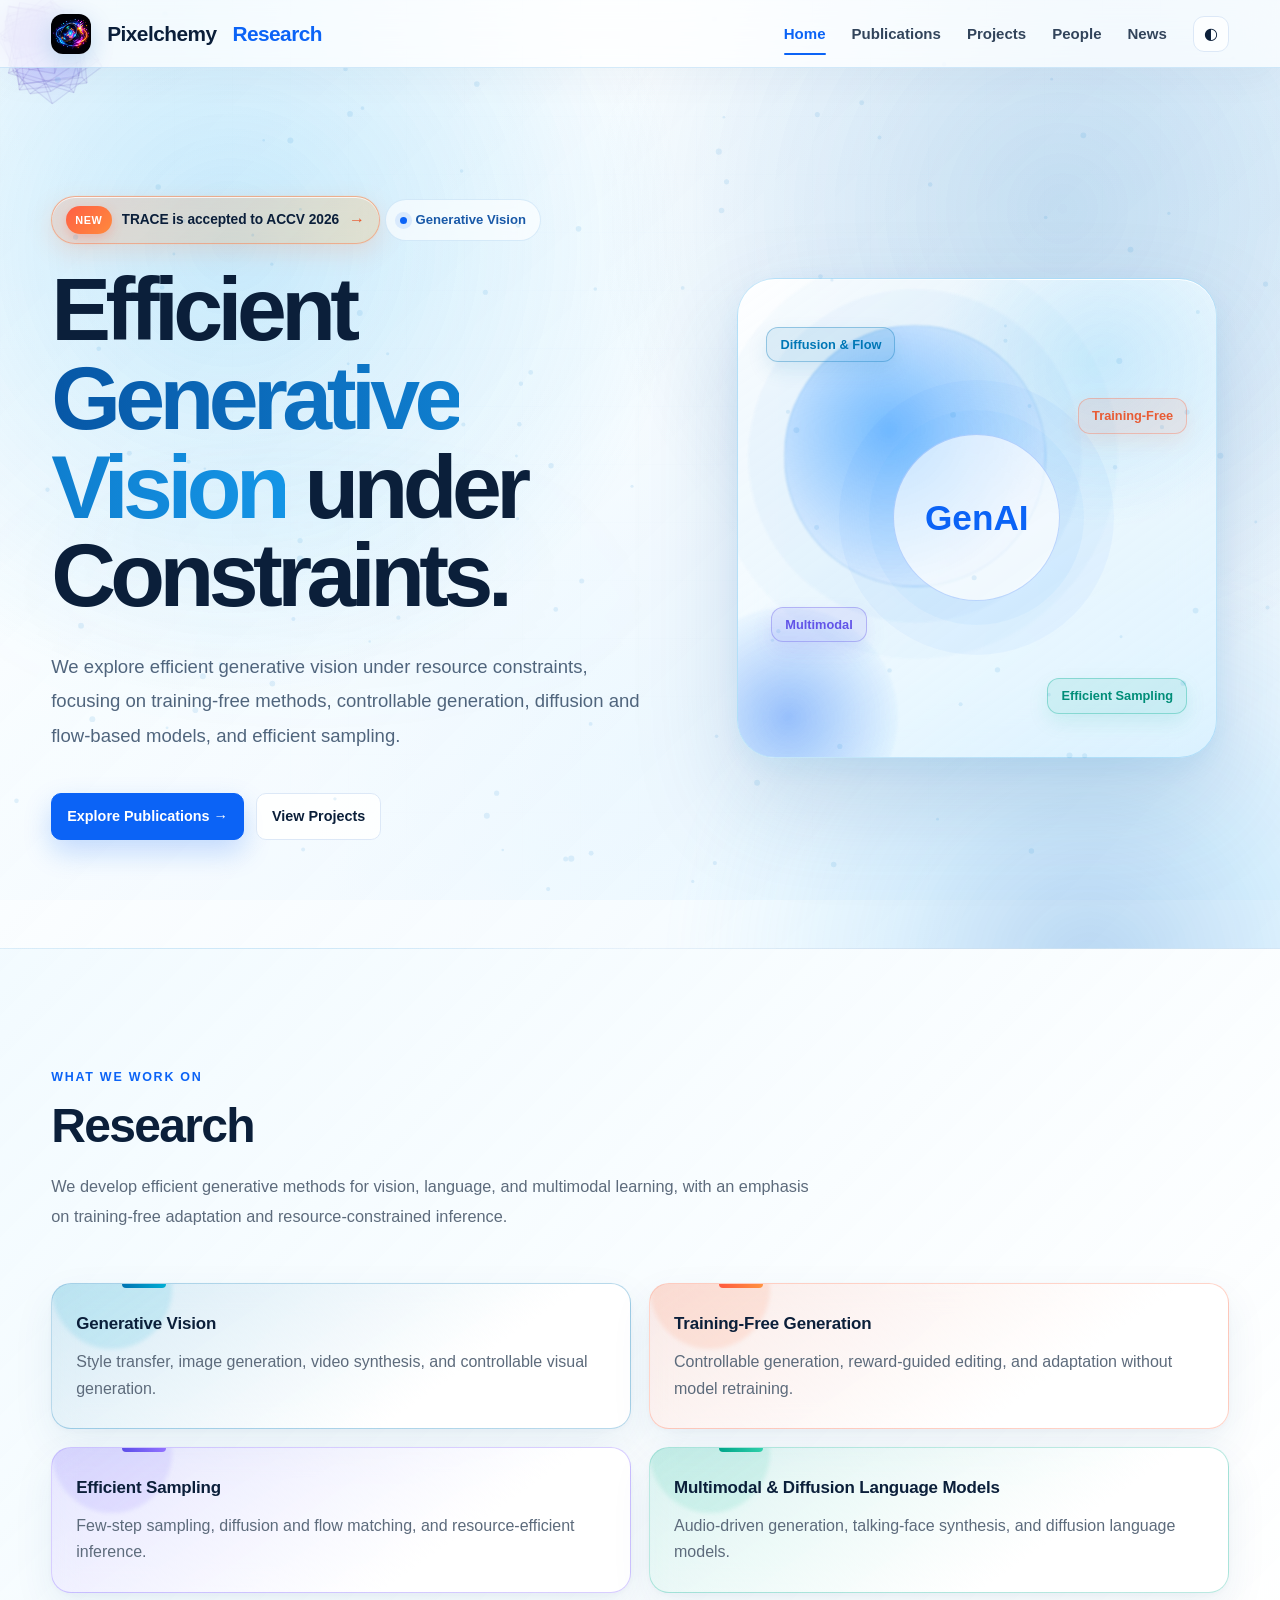
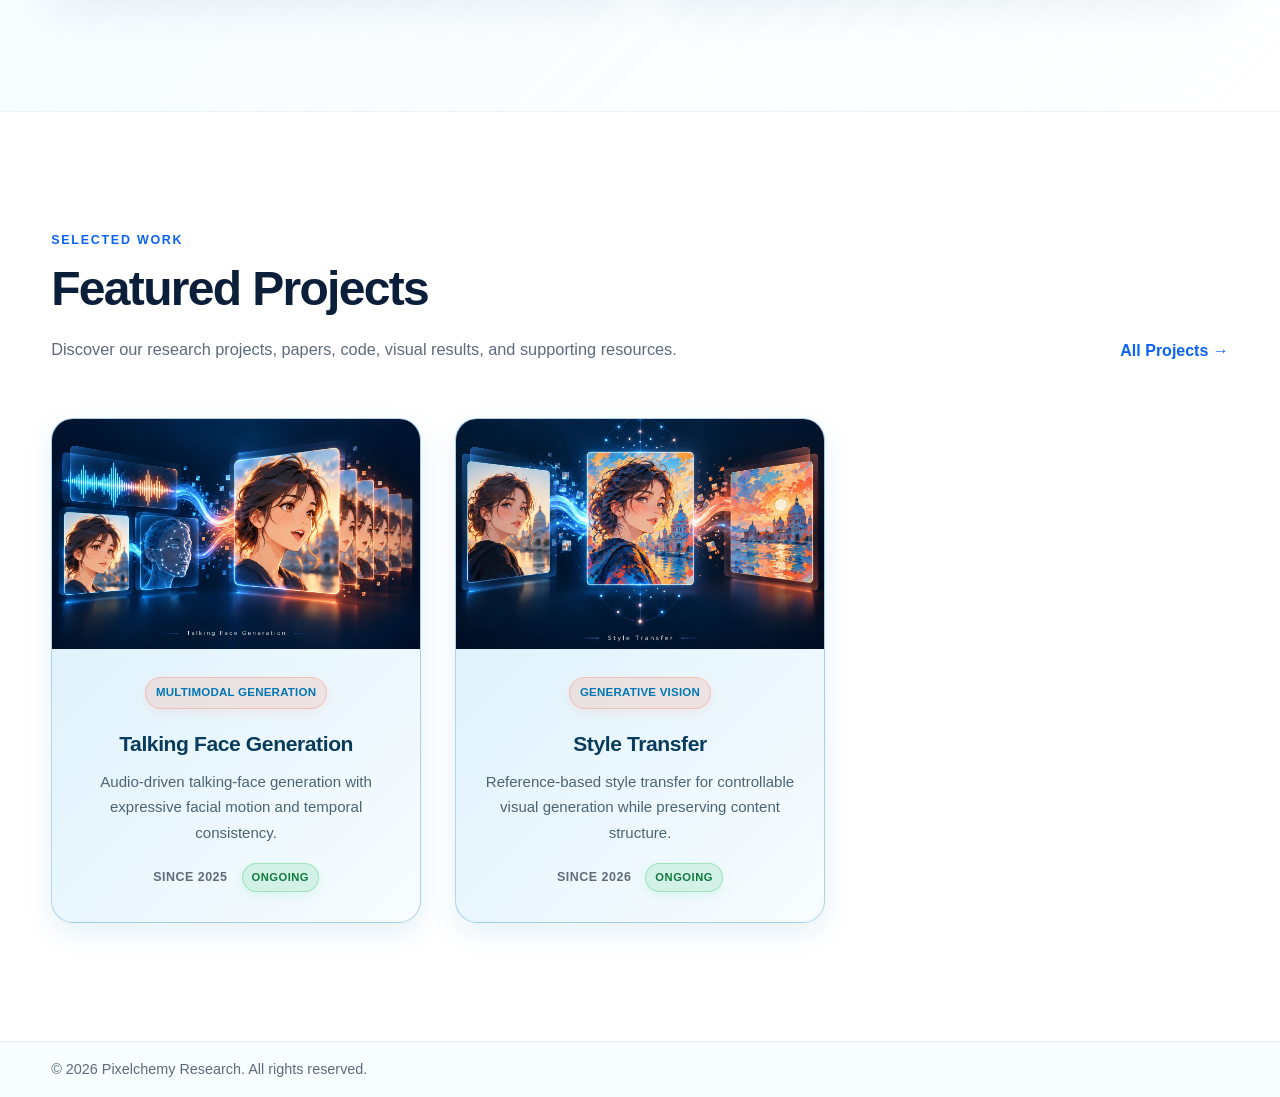
<file: index.html>
<!doctype html>
<html lang="en">

<head>
  <meta charset="utf-8">
  <meta name="viewport" content="width=device-width,initial-scale=1">
  <meta name="description"
    content="Pixelchemy Research — Generative AI, Computer Vision, Diffusion, Flow Matching and Mathematical AI.">
  <title>Pixelchemy Research</title>
  <link rel="icon" type="image/x-icon" href="assets/images/logo/favicon.webp">
  <script id="gv-theme-bootstrap">
    (function () {
      try {
        var saved = localStorage.getItem('theme');
        if (saved === 'dark' || saved === 'light') document.documentElement.dataset.theme = saved;
      } catch (e) { }
    })();
  </script>
  <style id="gv-critical-bg">
    html,
    body {
      margin: 0;
      background: #eef9ff;
    }

    html[data-theme="dark"],
    html[data-theme="dark"] body {
      background: #07131f;
    }
  </style>
  <link rel="stylesheet" href="assets/css/style.css">
</head>

<body>
  <nav class="navbar">
    <div class="container nav-inner">
      <a class="logo" href="index.html"> <img src="assets/images/logo/logo.webp" alt="Pixelchemy Research"
          class="logo-image"> Pixelchemy<span>Research</span></a>
      <div class="nav-links">
        <a href="index.html">Home</a>
        <a href="publications.html">Publications</a>
        <a href="projects.html">Projects</a>
        <a href="people.html">People</a>
        <a href="news.html">News</a>
        <button id="theme-toggle" class="theme-toggle" aria-label="Toggle theme">◐</button>
      </div>
    </div>
  </nav>

  <section class="hero">
    <canvas id="hero-network" class="hero-network" aria-hidden="true"></canvas>
    <div class="hero-glow" aria-hidden="true"></div>
    <div class="container hero-grid">
      <div class="hero-copy">
        <a id="hero-announcement" class="hero-announcement" href="news.html" hidden>
          <span class="announcement-label">NEW</span>
          <span class="announcement-title">Latest research update</span>
          <span class="announcement-arrow" aria-hidden="true">→</span>
        </a>
        <div class="hero-badge">Generative Vision</div>
        <h1>Efficient <span class="blue">Generative Vision</span> under Constraints.</h1>
        <p>We explore efficient generative vision under resource constraints, focusing on training-free methods, controllable generation, diffusion and flow-based models, and efficient sampling.</p>
        <div class="hero-actions">
          <a class="btn btn-primary" href="publications.html">Explore Publications →</a>
          <a class="btn" href="projects.html">View Projects</a>
        </div>
      </div>

      <div class="hero-visual" aria-hidden="true">
        <div class="hero-glass">
          <div class="hero-chip one">Diffusion & Flow</div>
          <div class="hero-chip two">Training-Free</div>
          <div class="hero-chip three">Multimodal</div>
          <div class="hero-chip four">Efficient Sampling</div>
          <div class="hero-mark">
            <div class="hero-mark-inner">GenAI</div>
          </div>
        </div>
      </div>
    </div>
  </section>

  <section class="section soft">
    <div class="container">

      <p class="section-kicker">What we work on</p>
      <h2 class="section-title">Research</h2>

      <p class="section-subtitle">
        We develop efficient generative methods for vision, language, and multimodal learning, with an emphasis on training-free adaptation and resource-constrained inference.
      </p>

      <div class="research-list">

        <div class="research-item">
          <h3>Generative Vision</h3>
          <p>
            Style transfer, image generation, video synthesis, and controllable visual generation.
          </p>
        </div>

        <div class="research-item">
          <h3>Training-Free Generation</h3>
          <p>
            Controllable generation, reward-guided editing, and adaptation without model retraining.
          </p>
        </div>

        <div class="research-item">
          <h3>Efficient Sampling</h3>
          <p>
            Few-step sampling, diffusion and flow matching, and resource-efficient inference.
          </p>
        </div>

        <div class="research-item">
          <h3>Multimodal & Diffusion Language Models</h3>
          <p>
            Audio-driven generation, talking-face synthesis, and diffusion language models.
          </p>
        </div>

      </div>

    </div>
  </section>

  <section class="section">
    <div class="container">
      <div class="section-head">
        <div>
          <p class="section-kicker">Selected work</p>
          <h2 class="section-title">Featured Projects</h2>
          <p class="section-subtitle">
            Discover our research projects, papers, code, visual results, and supporting resources.
          </p>
        </div>
        <a class="text-link" href="projects.html">All Projects →</a>
      </div>
      <div id="featured-projects" class="grid-3"></div>
    </div>
  </section>

  <footer>
    <div class="container">© 2026 Pixelchemy Research. All rights reserved.</div>
  </footer>
  <script src="assets/js/app.js"></script>
</body>

</html>
</file>
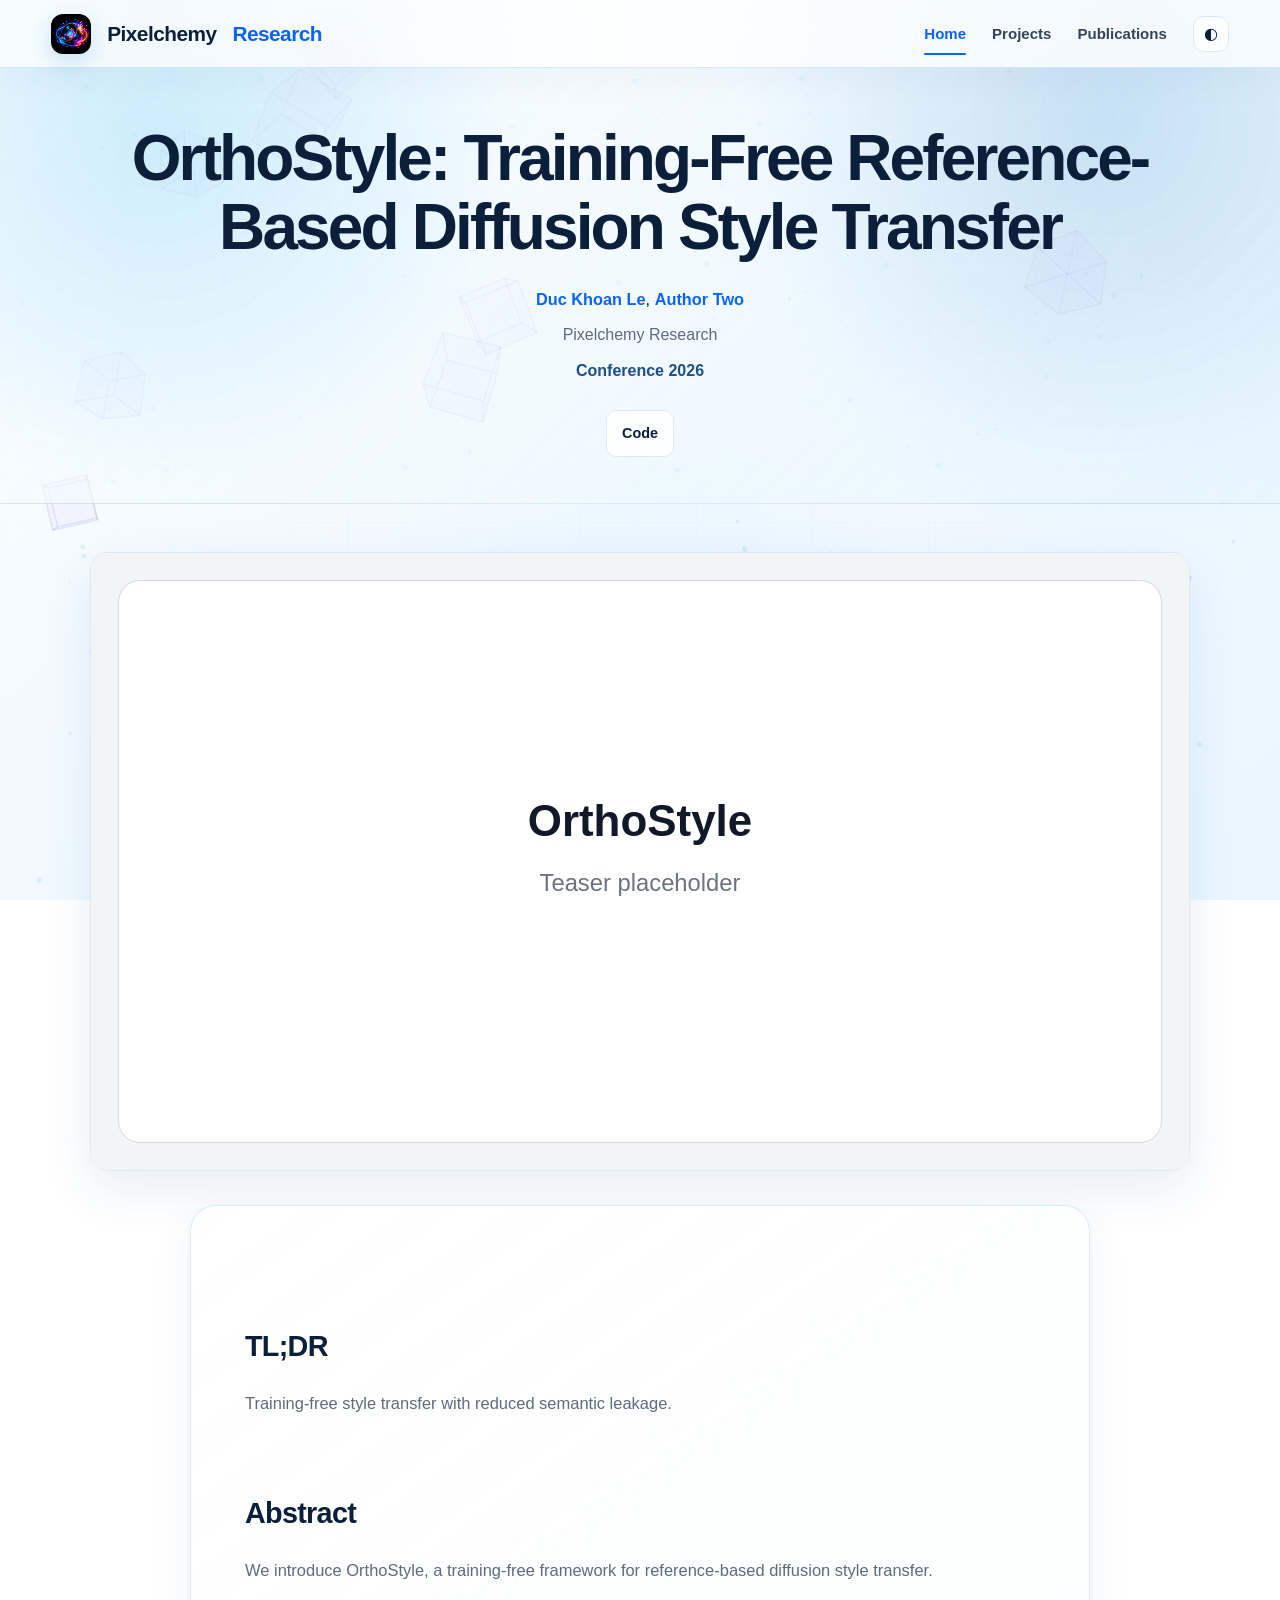
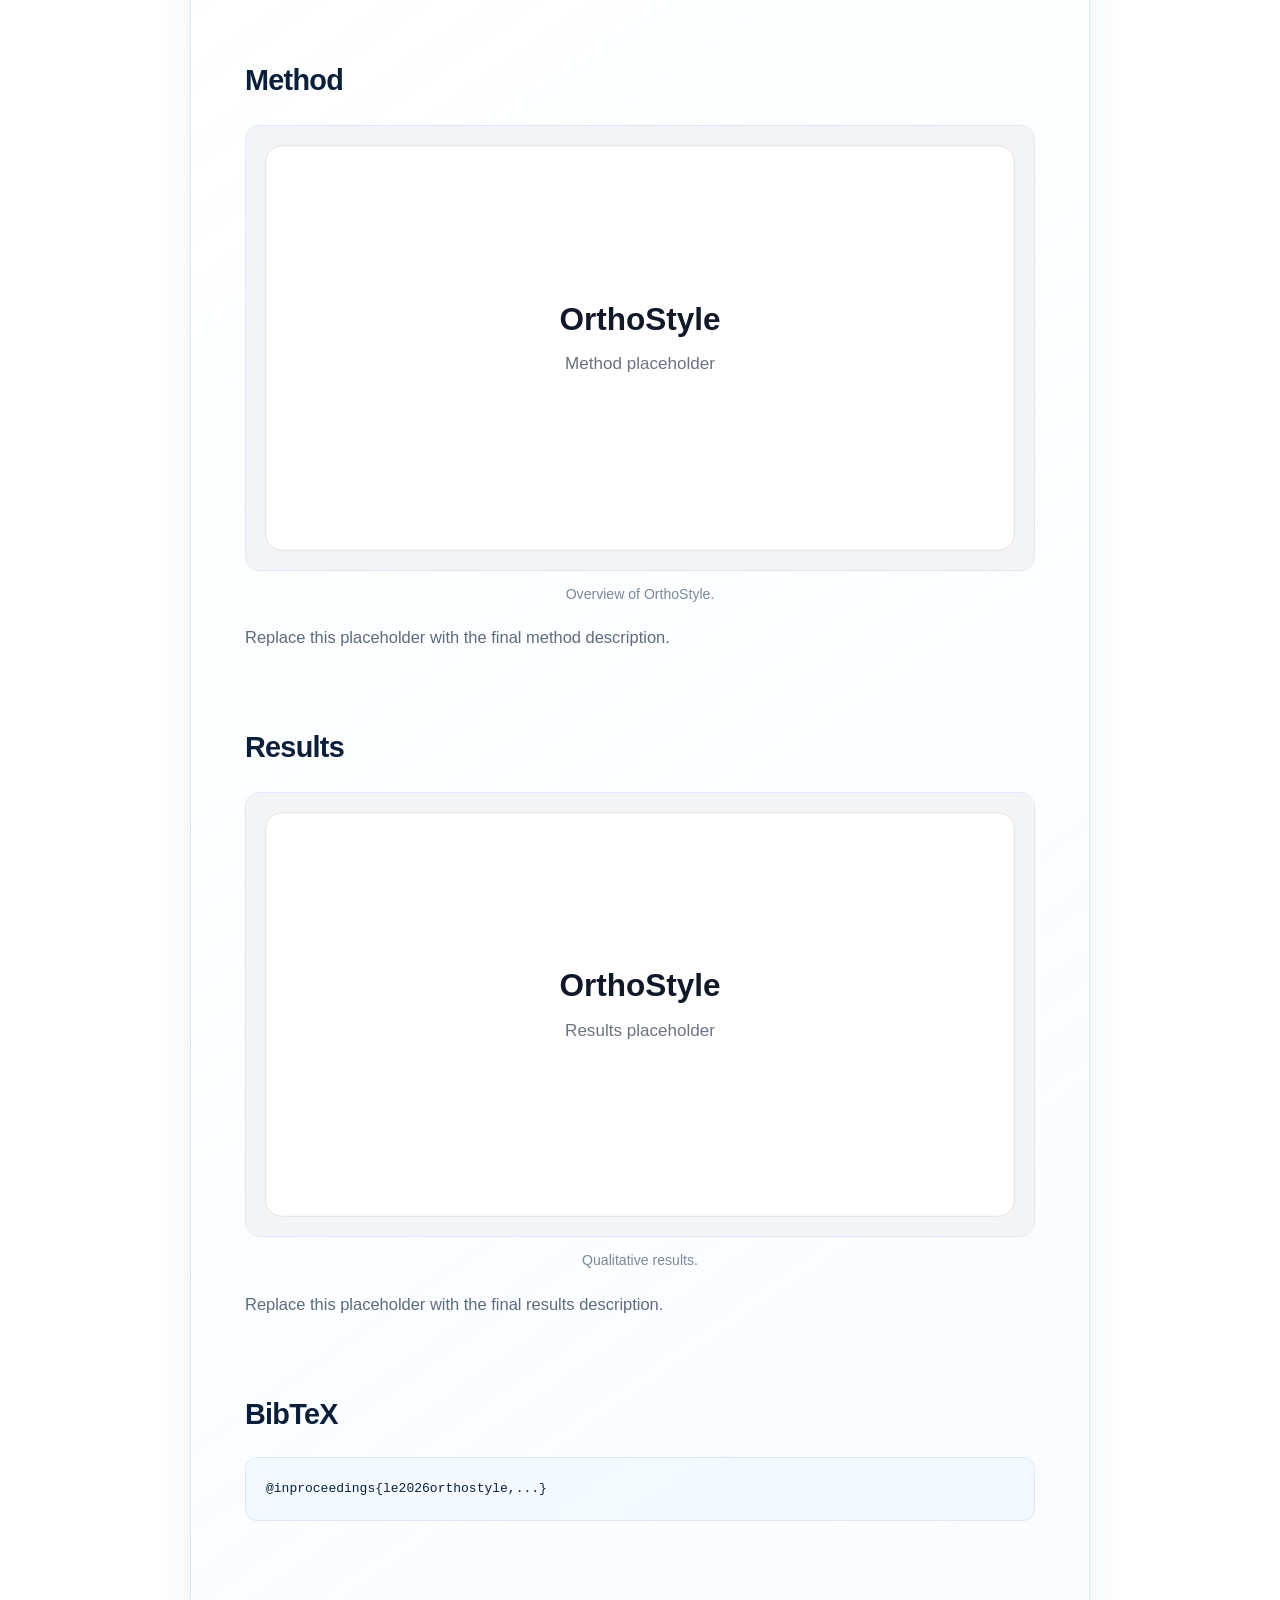
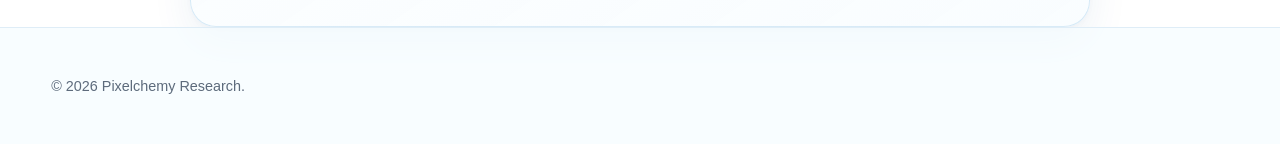
<file: projects/style-transfer/index.html>
<!doctype html>
<html lang="en">
<head>
  <meta charset="utf-8">
  <meta name="viewport" content="width=device-width,initial-scale=1">
  <title>Project | Pixelchemy Research</title>
  <script id="gv-theme-bootstrap">
    (function () {
      try {
        var saved = localStorage.getItem('theme');
        if (saved === 'dark' || saved === 'light') document.documentElement.dataset.theme = saved;
      } catch (e) {}
    })();
  </script>
  <style id="gv-critical-bg">
    html, body { margin: 0; background: #eef9ff; }
    html[data-theme="dark"], html[data-theme="dark"] body { background: #07131f; }
  </style>
  <link rel="stylesheet" href="../../assets/css/style.css">
</head>
<body class="project-page">
  <nav class="navbar">
    <div class="container nav-inner">
      <a class="logo" href="../../index.html">
        <img src="../../assets/images/logo/logo.webp" alt="Pixelchemy Research" class="logo-image">
        Pixelchemy<span>Research</span>
      </a>
      <div class="nav-links">
        <a href="../../index.html">Home</a>
        <a href="../../projects.html">Projects</a>
        <a href="../../publications.html">Publications</a>
        <button id="theme-toggle" class="theme-toggle" aria-label="Toggle theme">◐</button>
      </div>
    </div>
  </nav>

  <main class="project-main">
    <header class="project-header">
      <div class="container">
        <h1 id="project-title" class="project-title"></h1>
        <div id="project-authors" class="project-authors"></div>
        <div id="project-affiliation" class="project-affiliation"></div>
        <div id="project-venue" class="project-venue"></div>
        <div id="project-buttons" class="project-buttons"></div>
      </div>
    </header>

    <img id="project-teaser" class="teaser" alt="Project teaser">

    <div class="project-content">
      <h2>TL;DR</h2>
      <p id="project-tldr"></p>
      <h2>Abstract</h2>
      <p id="project-abstract"></p>
      <div id="project-sections"></div>
      <h2>BibTeX</h2>
      <pre><code id="project-bibtex"></code></pre>
    </div>
  </main>

  <footer>
    <div class="container">© 2026 Pixelchemy Research.</div>
  </footer>

  <script src="../../assets/js/app.js"></script>
</body>
</html>
</file>
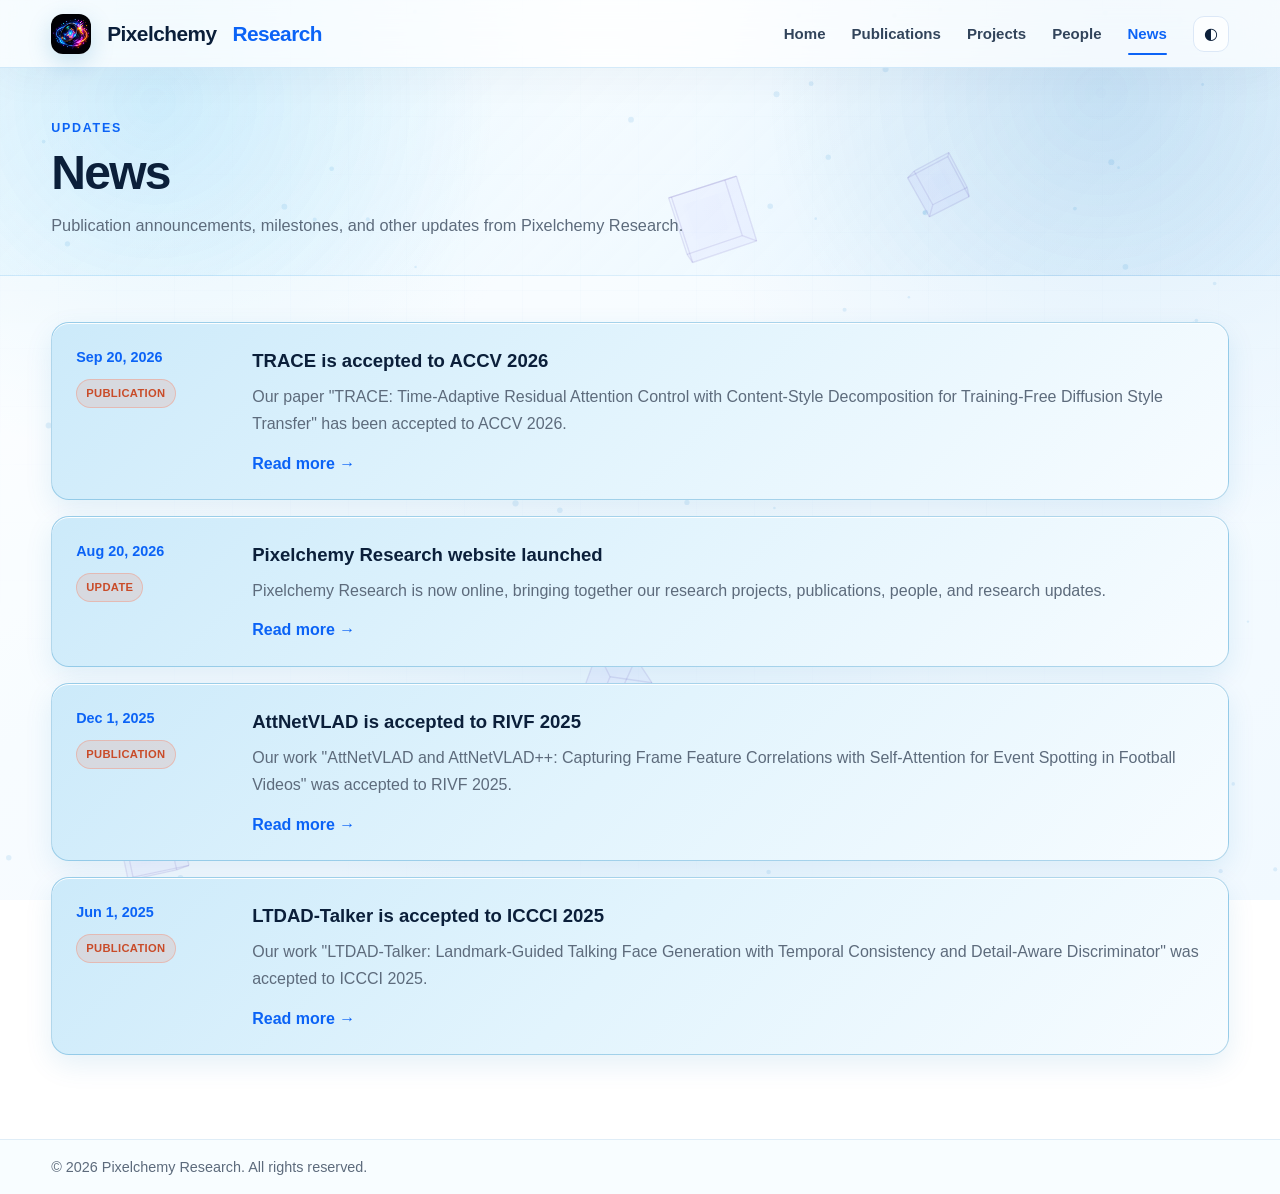
<file: news.html>
<!doctype html>
<html lang="en">

<head>
  <meta charset="utf-8">
  <meta name="viewport" content="width=device-width,initial-scale=1">
  <meta name="description" content="News from Pixelchemy Research">
  <title>Pixelchemy Research</title>
  <link rel="icon" type="image/x-icon" href="assets/images/logo/favicon.webp">
  <script id="gv-theme-bootstrap">
    (function () {
      try {
        var saved = localStorage.getItem('theme');
        if (saved === 'dark' || saved === 'light') document.documentElement.dataset.theme = saved;
      } catch (e) { }
    })();
  </script>
  <style id="gv-critical-bg">
    html,
    body {
      margin: 0;
      background: #eef9ff;
    }

    html[data-theme="dark"],
    html[data-theme="dark"] body {
      background: #07131f;
    }
  </style>
  <link rel="stylesheet" href="assets/css/style.css">
</head>

<body>
  <nav class="navbar">
    <div class="container nav-inner"><a class="logo" href="index.html"> <img src="assets/images/logo/logo.webp" alt="Pixelchemy Research"
          class="logo-image"> Pixelchemy<span>Research</span></a>
      <div class="nav-links"><a href="index.html">Home</a><a
          href="publications.html">Publications</a><a href="projects.html">Projects</a><a href="people.html">People</a><a href="news.html">News</a><button
          id="theme-toggle" class="theme-toggle" aria-label="Toggle theme">◐</button></div>
    </div>
  </nav>
  <header class="page-hero">
    <div class="container">
      <p class="section-kicker">Updates</p>
      <h1 class="section-title">News</h1>
      <p class="section-subtitle">Publication announcements, milestones, and other updates from Pixelchemy Research.</p>
    </div>
  </header>
  <section class="section compact">
    <div class="container">
      <div id="news-list"></div>
    </div>
  </section>
  <footer>
    <div class="container">© 2026 Pixelchemy Research. All rights reserved.</div>
  </footer>
  <script src="assets/js/app.js"></script>
</body>

</html>
</file>
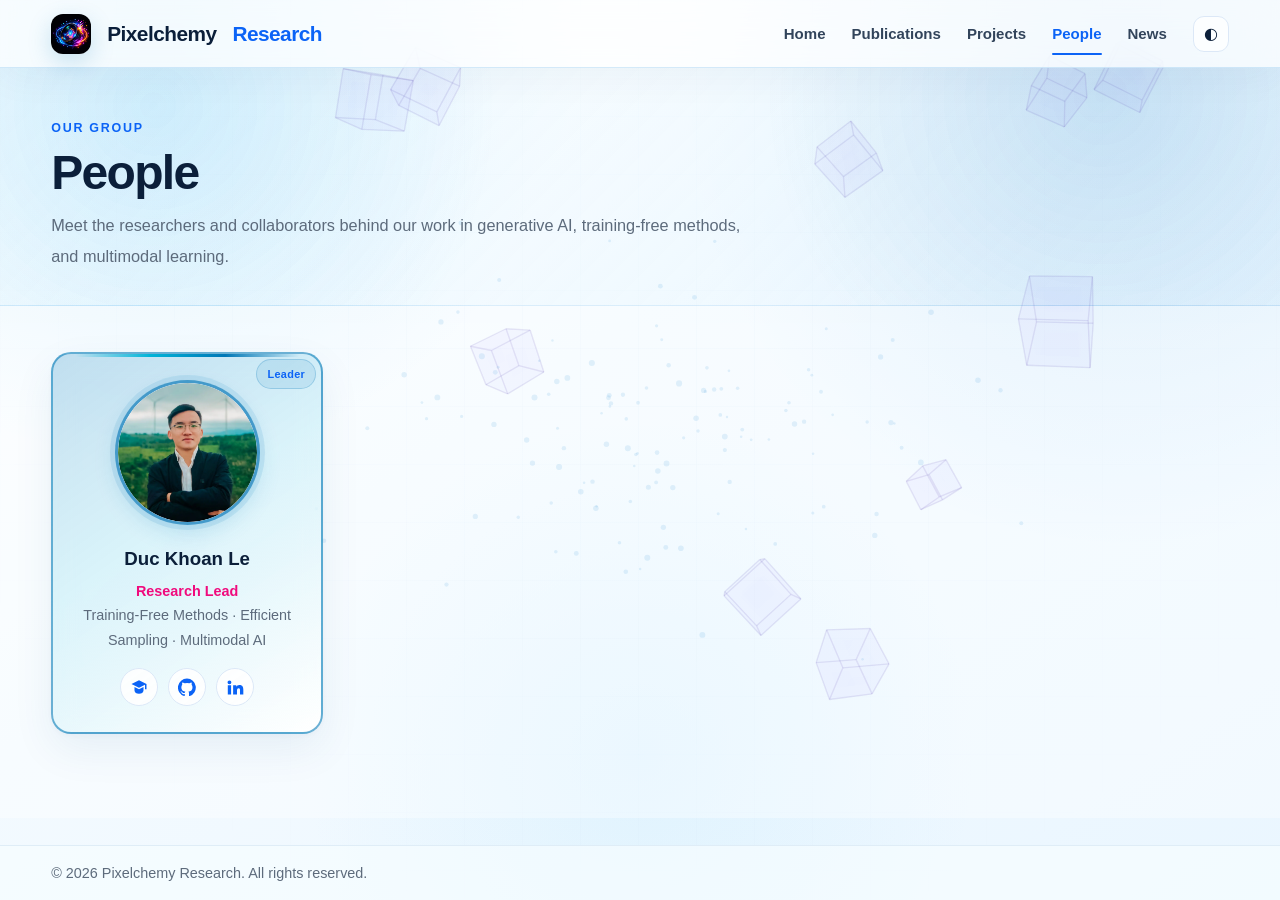
<file: people.html>
<!doctype html>
<html lang="en">

<head>
  <meta charset="utf-8">
  <meta name="viewport" content="width=device-width,initial-scale=1">
  <meta name="description" content="People at Pixelchemy Research">
  <title>Pixelchemy Research</title>
  <link rel="icon" type="image/x-icon" href="assets/images/logo/favicon.webp">
  <script id="gv-theme-bootstrap">
    (function () {
      try {
        var saved = localStorage.getItem('theme');
        if (saved === 'dark' || saved === 'light') document.documentElement.dataset.theme = saved;
      } catch (e) { }
    })();
  </script>
  <style id="gv-critical-bg">
    html,
    body {
      margin: 0;
      background: #eef9ff;
    }

    html[data-theme="dark"],
    html[data-theme="dark"] body {
      background: #07131f;
    }
  </style>
  <link rel="stylesheet" href="assets/css/style.css">
</head>

<body>
  <nav class="navbar">
    <div class="container nav-inner"><a class="logo" href="index.html"> <img src="assets/images/logo/logo.webp" alt="Pixelchemy Research"
          class="logo-image"> Pixelchemy<span>Research</span></a>
      <div class="nav-links"><a href="index.html">Home</a><a
          href="publications.html">Publications</a><a href="projects.html">Projects</a><a href="people.html">People</a><a href="news.html">News</a><button
          id="theme-toggle" class="theme-toggle">◐</button></div>
    </div>
  </nav>
  <header class="page-hero">
    <div class="container">
      <p class="section-kicker">Our group</p>
      <h1 class="section-title">People</h1>
      <p class="section-subtitle">
        Meet the researchers and collaborators behind our work in generative AI, training-free methods, and multimodal learning.
      </p>
  </header>
  <section class="section compact">
    <div class="container">
      <div id="people-grid" class="people-grid"></div>
    </div>
  </section>
  <footer>
    <div class="container">© 2026 Pixelchemy Research. All rights reserved.</div>
  </footer>
  <script src="assets/js/app.js"></script>
</body>

</html>
</file>
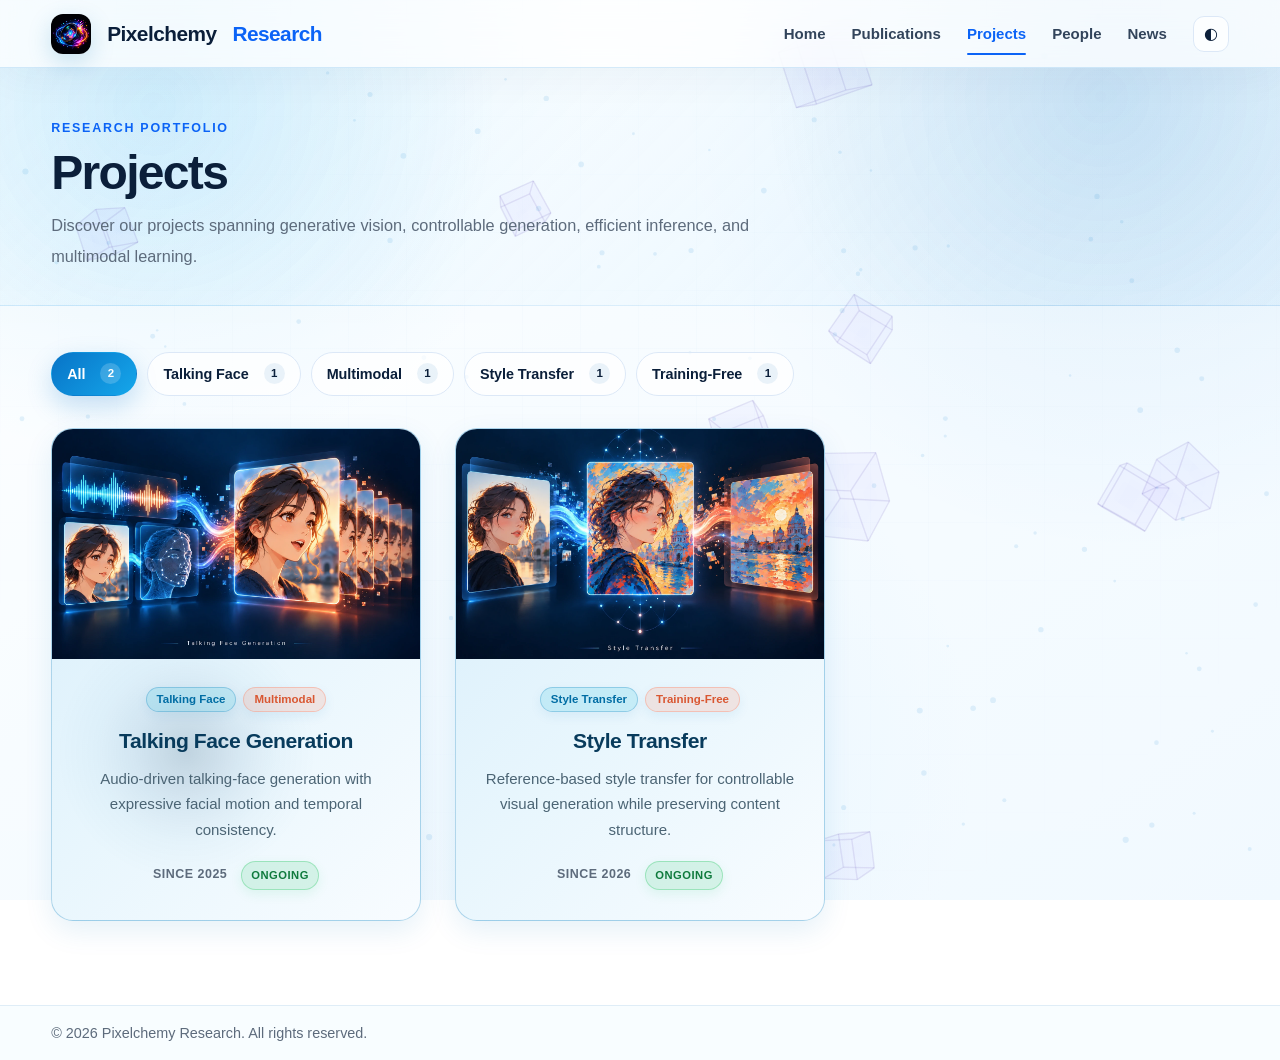
<file: projects.html>
<!doctype html>
<html lang="en">

<head>
  <meta charset="utf-8">
  <meta name="viewport" content="width=device-width,initial-scale=1">
  <meta name="description" content="Projects from Pixelchemy Research">
  <title>Pixelchemy Research</title>
  <link rel="icon" type="image/x-icon" href="assets/images/logo/favicon.webp">
  <script id="gv-theme-bootstrap">
    (function () {
      try {
        var saved = localStorage.getItem('theme');
        if (saved === 'dark' || saved === 'light') document.documentElement.dataset.theme = saved;
      } catch (e) { }
    })();
  </script>
  <style id="gv-critical-bg">
    html,
    body {
      margin: 0;
      background: #eef9ff;
    }

    html[data-theme="dark"],
    html[data-theme="dark"] body {
      background: #07131f;
    }
  </style>
  <link rel="stylesheet" href="assets/css/style.css">
</head>

<body>
  <nav class="navbar">
    <div class="container nav-inner"><a class="logo" href="index.html"> <img src="assets/images/logo/logo.webp" alt="Pixelchemy Research"
          class="logo-image"> Pixelchemy<span>Research</span></a>
      <div class="nav-links"><a href="index.html">Home</a><a
          href="publications.html">Publications</a><a href="projects.html">Projects</a><a href="people.html">People</a><a href="news.html">News</a><button
          id="theme-toggle" class="theme-toggle">◐</button></div>
    </div>
  </nav>
  <header class="page-hero">
    <div class="container">
      <p class="section-kicker">Research portfolio</p>
      <h1 class="section-title">Projects</h1>
      <p class="section-subtitle">
        Discover our projects spanning generative vision, controllable generation, efficient inference, and multimodal learning.
      </p>
    </div>
  </header>
  <section class="section compact">
    <div class="container">
      <div id="project-filters" class="filter-bar" aria-label="Project filters"></div>
      <div id="projects-grid" class="grid-3"></div>
    </div>
  </section>
  <footer>
    <div class="container">© 2026 Pixelchemy Research. All rights reserved.</div>
  </footer>
  <script src="assets/js/app.js"></script>
</body>

</html>
</file>
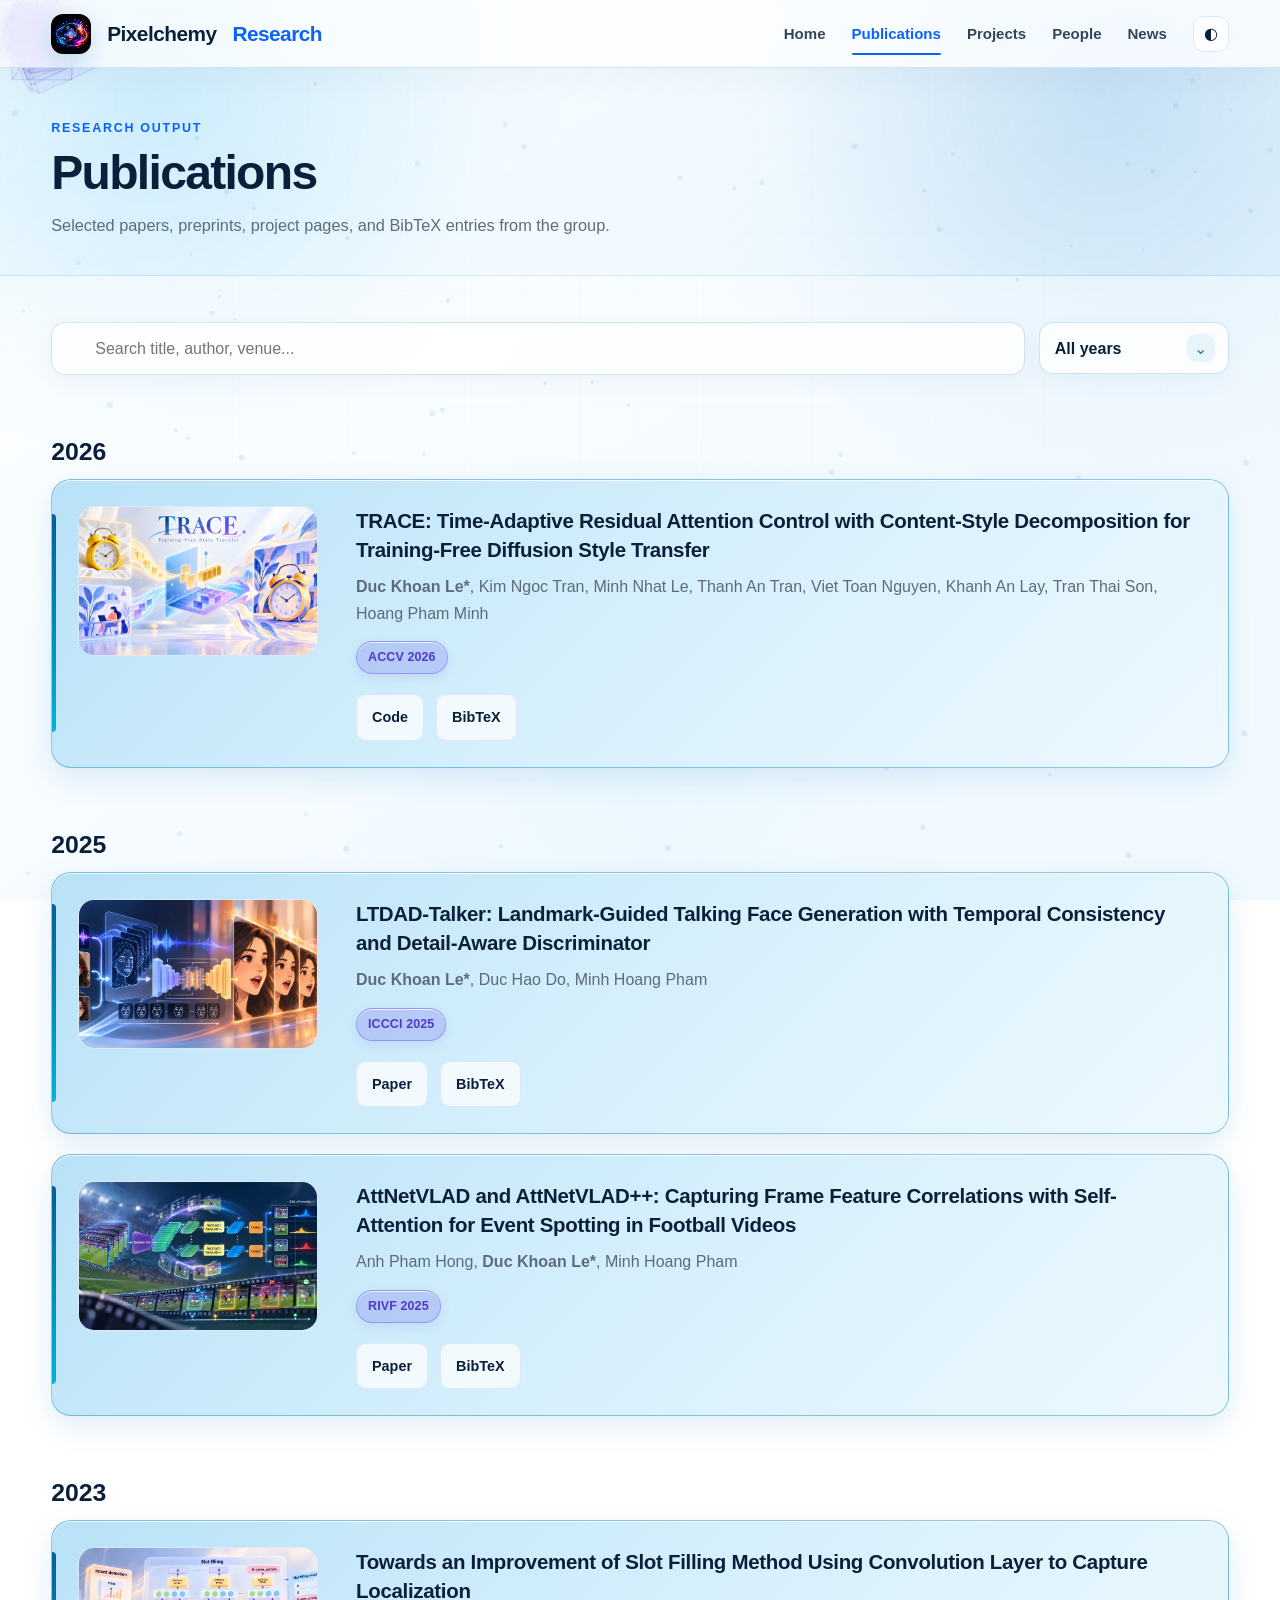
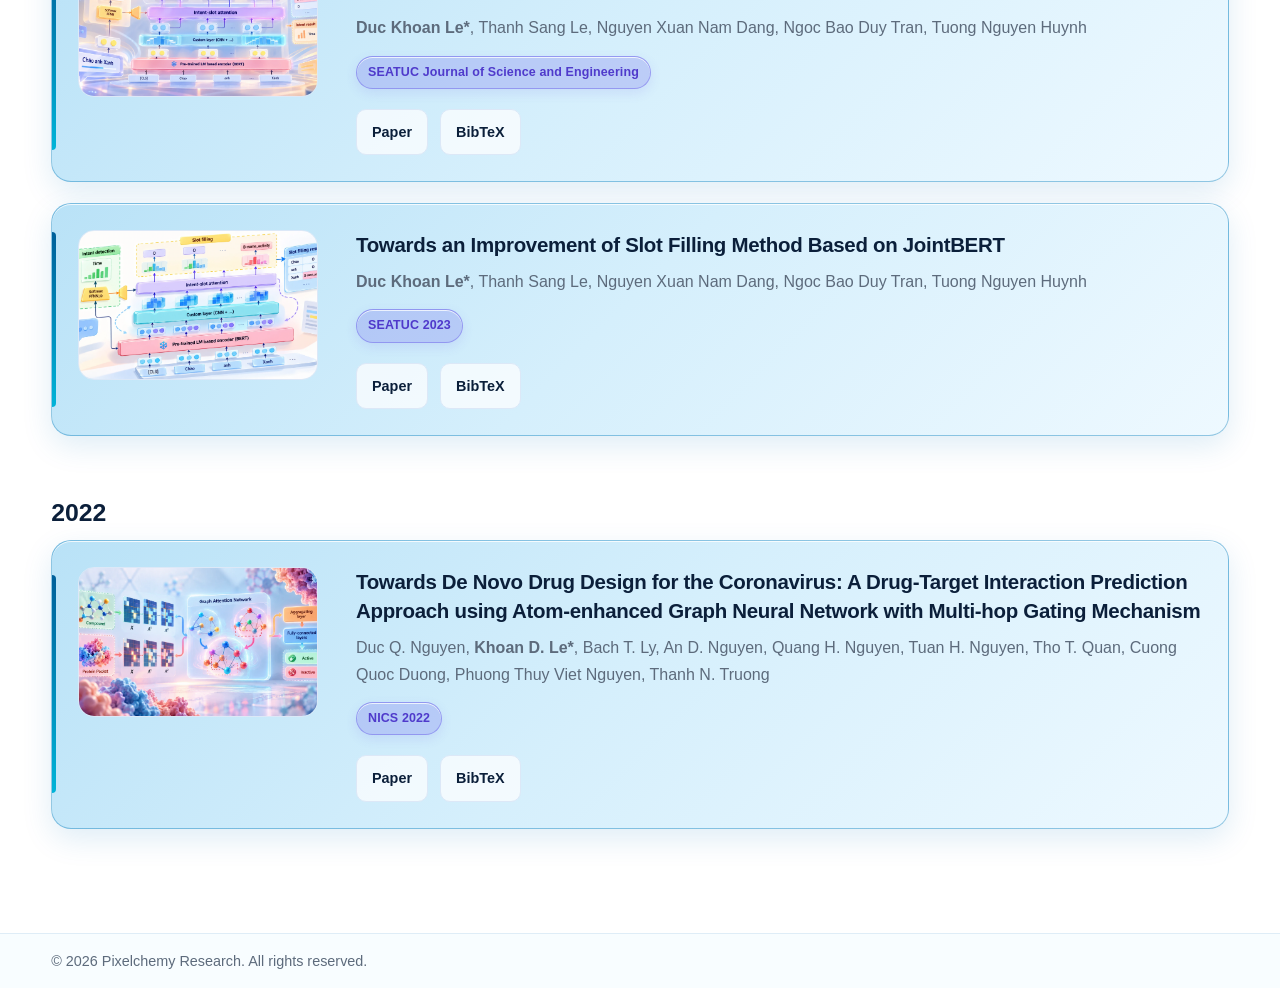
<file: publications.html>
<!doctype html>
<html lang="en">

<head>
  <meta charset="utf-8">
  <meta name="viewport" content="width=device-width,initial-scale=1">
  <meta name="description" content="Publications from Pixelchemy Research">
  <title>Pixelchemy Research</title>
  <link rel="icon" type="image/x-icon" href="assets/images/logo/favicon.webp">
  <script id="gv-theme-bootstrap">
    (function () {
      try {
        var saved = localStorage.getItem('theme');
        if (saved === 'dark' || saved === 'light') document.documentElement.dataset.theme = saved;
      } catch (e) { }
    })();
  </script>
  <style id="gv-critical-bg">
    html,
    body {
      margin: 0;
      background: #eef9ff;
    }

    html[data-theme="dark"],
    html[data-theme="dark"] body {
      background: #07131f;
    }
  </style>
  <link rel="stylesheet" href="assets/css/style.css">
</head>

<body>
  <nav class="navbar">
    <div class="container nav-inner"><a class="logo" href="index.html"> <img src="assets/images/logo/logo.webp" alt="Pixelchemy Research"
          class="logo-image">Pixelchemy<span>Research</span></a>
      <div class="nav-links"><a href="index.html">Home</a><a
          href="publications.html">Publications</a><a href="projects.html">Projects</a><a href="people.html">People</a><a href="news.html">News</a><button
          id="theme-toggle" class="theme-toggle">◐</button></div>
    </div>
  </nav>
  <header class="page-hero">
    <div class="container">
      <p class="section-kicker">Research output</p>
      <h1 class="section-title">Publications</h1>
      <p class="section-subtitle">Selected papers, preprints, project pages, and BibTeX entries from
        the group.</p>
    </div>
  </header>
  <section class="section compact">
    <div class="container">
      <div class="publication-tools">
        <div class="search-shell"><input id="pub-search" type="search" placeholder="Search title, author, venue..."
            autocomplete="off" aria-label="Search publications"></div>
        <div id="year-select-ui" class="year-select"><select id="year-filter" aria-label="Filter publications by year">
            <option value="all">All years</option>
          </select></div>
      </div>
      <div id="publication-list"></div>
    </div>
  </section>
  <footer>
    <div class="container">© 2026 Pixelchemy Research. All rights reserved.</div>
  </footer>
  <div id="bibtex-modal" class="modal" aria-hidden="true">
    <div class="modal-backdrop"></div>

    <div
      class="modal-content"
      role="dialog"
      aria-modal="true"
      aria-labelledby="bibtex-modal-title"
    >
      <button
        id="modal-close"
        class="modal-close"
        type="button"
        aria-label="Close"
      >
        ×
      </button>

      <div class="bibtex-header">
        <h2 id="bibtex-modal-title">BibTeX</h2>

        <button
          id="bibtex-copy"
          class="bibtex-copy"
          type="button"
          aria-label="Copy BibTeX to clipboard"
        >
          <svg
            viewBox="0 0 24 24"
            width="16"
            height="16"
            aria-hidden="true"
          >
            <rect
              x="8"
              y="8"
              width="11"
              height="11"
              rx="2"
              fill="none"
              stroke="currentColor"
              stroke-width="1.8"
            />
            <path
              d="M16 8V6a2 2 0 0 0-2-2H6a2 2 0 0 0-2 2v8a2 2 0 0 0 2 2h2"
              fill="none"
              stroke="currentColor"
              stroke-width="1.8"
              stroke-linecap="round"
            />
          </svg>

          <span>Copy</span>
        </button>
      </div>

      <pre><code id="bibtex-content"></code></pre>
    </div>
  </div>
  <script src="assets/js/app.js"></script>
</body>

</html>
</file>
<file: assets/css/style.css>
:root {
  --primary: #0b1f3a;
  --secondary: #5d6b7c;
  --accent: #0b63f6;
  --accent-2: #49a6ff;
  --accent-soft: #eaf4ff;
  --bg: #ffffff;
  --soft: #f6faff;
  --surface: rgba(255, 255, 255, 0.86);
  --border: #dce8f7;
  --shadow: 0 18px 50px rgba(21, 86, 157, 0.10);
  --shadow-lg: 0 30px 90px rgba(15, 91, 184, 0.16);
  --max: 1180px;
}

* { box-sizing: border-box; }
html { scroll-behavior: smooth; }
body {
  margin: 0;
  font-family: Inter, ui-sans-serif, -apple-system, BlinkMacSystemFont, "Segoe UI", Roboto, Arial, sans-serif;
  color: var(--primary);
  background: var(--bg);
  line-height: 1.7;
  overflow-x: hidden;
}

a { color: inherit; text-decoration: none; }
img { max-width: 100%; display: block; }
button, input, select { font: inherit; }

.container { width: min(92%, var(--max)); margin: 0 auto; }
.section { padding: 96px 0; }
.section.compact { padding: 72px 0; }
.soft { background: var(--soft); }
.section-kicker {
  margin: 0 0 10px;
  color: var(--accent);
  font-size: .78rem;
  font-weight: 800;
  letter-spacing: .14em;
  text-transform: uppercase;
}
.section-title {
  font-size: clamp(2rem, 4vw, 3rem);
  line-height: 1.15;
  letter-spacing: -.035em;
  margin: 0 0 14px;
}
.section-subtitle {
  color: var(--secondary);
  max-width: 760px;
  margin: 0 0 42px;
  font-size: 1.02rem;
}
.section-head {
  display: flex;
  align-items: end;
  justify-content: space-between;
  gap: 30px;
  margin-bottom: 42px;
}
.section-head .section-subtitle { margin-bottom: 0; }
.text-link {
  display: inline-flex;
  align-items: center;
  gap: 8px;
  color: var(--accent);
  font-weight: 750;
  white-space: nowrap;
}
.text-link:hover { gap: 12px; }

/* Navigation */
.navbar {
  position: sticky;
  top: 0;
  z-index: 50;
  background: rgba(255,255,255,.88);
  backdrop-filter: blur(18px);
  border-bottom: 1px solid rgba(220,232,247,.85);
}
.nav-inner {
  min-height: 76px;
  display: flex;
  align-items: center;
  justify-content: space-between;
  gap: 28px;
}
.logo {
  font-weight: 850;
  font-size: 1.2rem;
  letter-spacing: -.025em;
}
.logo span { color: var(--accent); }
.nav-links {
  display: flex;
  gap: 26px;
  align-items: center;
}
.nav-links a {
  position: relative;
  color: #32445b;
  font-size: .94rem;
  font-weight: 650;
}
.nav-links a::after {
  content: "";
  position: absolute;
  left: 0;
  bottom: -8px;
  width: 100%;
  height: 2px;
  border-radius: 99px;
  background: var(--accent);
  transform: scaleX(0);
  transform-origin: right;
  transition: transform .22s ease;
}
.nav-links a:hover::after { transform: scaleX(1); transform-origin: left; }
.theme-toggle {
  border: 1px solid var(--border);
  background: rgba(255,255,255,.72);
  color: var(--primary);
  width: 36px;
  height: 36px;
  border-radius: 11px;
  cursor: pointer;
}

/* Hero */
.hero {
  position: relative;
  isolation: isolate;
  overflow: hidden;
  min-height: 680px;
  display: flex;
  align-items: center;
  padding: 112px 0 92px;
  background:
    radial-gradient(circle at 8% 18%, rgba(73,166,255,.22), transparent 34%),
    radial-gradient(circle at 88% 14%, rgba(11,99,246,.20), transparent 34%),
    linear-gradient(180deg, #ffffff 0%, #f7fbff 100%);
}
.hero::before {
  content: "";
  position: absolute;
  inset: 0;
  z-index: -2;
  opacity: .62;
  background-image:
    linear-gradient(rgba(49,128,231,.08) 1px, transparent 1px),
    linear-gradient(90deg, rgba(49,128,231,.08) 1px, transparent 1px);
  background-size: 54px 54px;
  mask-image: linear-gradient(to bottom, rgba(0,0,0,.95), transparent 88%);
}
.hero::after {
  content: "";
  position: absolute;
  width: 520px;
  height: 520px;
  right: -120px;
  top: 45px;
  z-index: -1;
  border-radius: 50%;
  background: conic-gradient(from 90deg, rgba(11,99,246,.16), rgba(73,166,255,.34), rgba(11,99,246,.06), rgba(73,166,255,.22), rgba(11,99,246,.16));
  filter: blur(2px);
  animation: driftOrb 16s ease-in-out infinite alternate;
}
@keyframes driftOrb {
  from { transform: translate3d(0,0,0) rotate(0deg) scale(1); }
  to { transform: translate3d(-55px,35px,0) rotate(18deg) scale(1.08); }
}
.hero-grid {
  display: grid;
  grid-template-columns: 1.18fr .82fr;
  gap: 72px;
  align-items: center;
}
.hero-copy { max-width: 760px; }
.hero-badge {
  display: inline-flex;
  align-items: center;
  gap: 9px;
  padding: 8px 12px;
  border-radius: 999px;
  border: 1px solid rgba(11,99,246,.16);
  background: rgba(255,255,255,.75);
  color: #1959a8;
  font-size: .82rem;
  font-weight: 780;
  margin-bottom: 22px;
  box-shadow: 0 10px 30px rgba(19,98,190,.08);
}
.hero-badge::before {
  content: "";
  width: 7px;
  height: 7px;
  border-radius: 50%;
  background: var(--accent);
  box-shadow: 0 0 0 5px rgba(11,99,246,.10);
}
.hero h1 {
  font-size: clamp(3.2rem, 6.8vw, 6.2rem);
  line-height: .98;
  letter-spacing: -.065em;
  margin: 0 0 28px;
}
.hero h1 .blue { color: var(--accent); }
.hero p {
  font-size: 1.15rem;
  color: var(--secondary);
  max-width: 690px;
  margin: 0;
}
.hero-actions, .project-buttons, .pub-links, .filter-bar {
  display: flex;
  gap: 12px;
  flex-wrap: wrap;
}
.hero-actions { margin-top: 34px; }
.btn, .pub-link, .filter-btn {
  display: inline-flex;
  align-items: center;
  justify-content: center;
  gap: 8px;
  padding: 10px 15px;
  border-radius: 10px;
  border: 1px solid var(--border);
  font-weight: 700;
  font-size: .9rem;
  background: rgba(255,255,255,.84);
  color: var(--primary);
  cursor: pointer;
  transition: .2s ease;
}
.btn:hover, .pub-link:hover, .filter-btn:hover { transform: translateY(-1px); border-color: #b9d5f6; }
.btn-primary {
  background: var(--accent);
  color: #fff;
  border-color: var(--accent);
  box-shadow: 0 12px 28px rgba(11,99,246,.22);
}
.btn-primary:hover { background: #0957d7; }
.hero-visual {
  position: relative;
  min-height: 420px;
  display: grid;
  place-items: center;
}
.hero-glass {
  position: relative;
  width: min(100%, 430px);
  aspect-ratio: 1 / 1;
  border-radius: 28px;
  border: 1px solid rgba(255,255,255,.72);
  background: linear-gradient(145deg, rgba(255,255,255,.78), rgba(231,244,255,.48));
  box-shadow: var(--shadow-lg);
  backdrop-filter: blur(18px);
  overflow: hidden;
}
.hero-glass::before, .hero-glass::after {
  content: "";
  position: absolute;
  border-radius: 50%;
  filter: blur(1px);
}
.hero-glass::before {
  width: 260px;
  height: 260px;
  right: -70px;
  top: -60px;
  background: radial-gradient(circle at 40% 40%, rgba(73,166,255,.75), rgba(11,99,246,.08) 70%);
}
.hero-glass::after {
  width: 220px;
  height: 220px;
  left: -60px;
  bottom: -70px;
  background: radial-gradient(circle at 50% 50%, rgba(11,99,246,.38), rgba(73,166,255,.03) 72%);
}
.hero-mark {
  position: absolute;
  inset: 0;
  display: grid;
  place-items: center;
  z-index: 2;
}
.hero-mark-inner {
  width: 190px;
  height: 190px;
  border-radius: 50%;
  border: 1px solid rgba(11,99,246,.24);
  display: grid;
  place-items: center;
  font-size: 2.2rem;
  font-weight: 850;
  color: var(--accent);
  background: rgba(255,255,255,.58);
  box-shadow: 0 0 0 24px rgba(73,166,255,.06), 0 0 0 54px rgba(11,99,246,.04);
  animation: pulseMark 5s ease-in-out infinite;
}
@keyframes pulseMark {
  50% { transform: scale(1.04); box-shadow: 0 0 0 30px rgba(73,166,255,.07), 0 0 0 66px rgba(11,99,246,.03); }
}
.hero-chip {
  position: absolute;
  z-index: 3;
  padding: 10px 13px;
  border-radius: 12px;
  background: rgba(255,255,255,.88);
  border: 1px solid rgba(210,228,247,.92);
  box-shadow: 0 12px 30px rgba(26,93,167,.12);
  color: #36516e;
  font-size: .82rem;
  font-weight: 750;
}

.hero-chip.one {
  left: 22px;
  top: 250px;

  color: #0077b6;
  border-color: rgba(0, 119, 182, 0.34);
  background: rgba(0, 119, 182, 0.10);

  box-shadow: 0 8px 20px rgba(0, 119, 182, 0.12);
}

.hero-chip.two {
  right: 24px;
  top: 126px;

  color: #e85b34;
  border-color: rgba(255, 112, 77, 0.36);
  background: rgba(255, 112, 77, 0.11);

  box-shadow: 0 8px 20px rgba(255, 112, 77, 0.12);
}

.hero-chip.three {
  left: 110px;
  bottom: 34px;

  color: #6254e8;
  border-color: rgba(98, 84, 232, 0.34);
  background: rgba(98, 84, 232, 0.10);

  box-shadow: 0 8px 20px rgba(98, 84, 232, 0.12);
}

.hero-chip.four {
  right: 70px;
  bottom: 150px;

  color: #008d78;
  border-color: rgba(0, 174, 143, 0.34);
  background: rgba(0, 174, 143, 0.10);

  box-shadow: 0 8px 20px rgba(0, 174, 143, 0.12);
}

/* =========================================================
   Hero chips — Dark mode
   ĐẶT Ở CUỐI style.css
   ========================================================= */

html[data-theme="dark"] .hero-chip.one {
  color: #2a9cbc;
  background: rgba(0, 180, 216, 0.30);
  border-color: rgba(85, 214, 255, 0.70);

  box-shadow:
    0 8px 24px rgba(0, 180, 216, 0.24),
    inset 0 1px 0 rgba(255, 255, 255, 0.10);
}

html[data-theme="dark"] .hero-chip.two {
  color: #c25e37;
  background: rgba(255, 112, 77, 0.30);
  border-color: rgba(255, 154, 118, 0.70);

  box-shadow:
    0 8px 24px rgba(255, 112, 77, 0.24),
    inset 0 1px 0 rgba(255, 255, 255, 0.10);
}

html[data-theme="dark"] .hero-chip.three {
  color: #614cef;
  background: rgba(128, 108, 255, 0.30);
  border-color: rgba(176, 164, 255, 0.70);

  box-shadow:
    0 8px 24px rgba(128, 108, 255, 0.24),
    inset 0 1px 0 rgba(255, 255, 255, 0.10);
}

html[data-theme="dark"] .hero-chip.four {
  color: #14826c;
  background: rgba(32, 201, 166, 0.30);
  border-color: rgba(103, 232, 208, 0.70);

  box-shadow:
    0 8px 24px rgba(32, 201, 166, 0.24),
    inset 0 1px 0 rgba(255, 255, 255, 0.10);
}

/* News */
.news-home { position: relative; }
.news-grid {
  display: grid;
  grid-template-columns: repeat(3, 1fr);
  gap: 22px;
}
.news-card {
  position: relative;
  min-height: 220px;
  padding: 24px;
  border: 1px solid var(--border);
  border-radius: 18px;
  background: #fff;
  box-shadow: 0 12px 34px rgba(15,82,155,.07);
  transition: transform .22s ease, box-shadow .22s ease, border-color .22s ease;
}
.news-card:hover {
  transform: translateY(-5px);
  border-color: #b9d6f8;
  box-shadow: var(--shadow);
}
.news-topline {
  display: flex;
  justify-content: space-between;
  align-items: center;
  gap: 12px;
  margin-bottom: 18px;
}
.news-type {
  display: inline-flex;
  align-items: center;
  padding: 5px 9px;
  border-radius: 999px;
  background: var(--accent-soft);
  color: #0b5dc8;
  font-size: .72rem;
  font-weight: 800;
  text-transform: uppercase;
  letter-spacing: .06em;
}
.news-date { color: #7c8b9d; font-size: .8rem; font-weight: 700; }
.news-title { margin: 0 0 10px; font-size: 1.16rem; line-height: 1.35; letter-spacing: -.01em; }
.news-text { margin: 0; color: var(--secondary); font-size: .93rem; }
.news-card .text-link { margin-top: 18px; font-size: .88rem; }
.news-list { display: grid; gap: 18px; }
.news-row {
  display: grid;
  grid-template-columns: 150px 1fr;
  gap: 26px;
  padding: 26px 0;
  border-bottom: 1px solid var(--border);
}
.news-row .news-date { font-size: .9rem; color: var(--accent); }
.news-row h3 { margin: 0 0 7px; font-size: 1.16rem; }
.news-row p { margin: 0; color: var(--secondary); }

/* Cards and grids */
.grid-3 { display: grid; grid-template-columns: repeat(3, 1fr); gap: 28px; }
.card {
  border: 1px solid var(--border);
  border-radius: 18px;
  overflow: hidden;
  background: #fff;
  transition: transform .22s ease, box-shadow .22s ease, border-color .22s ease;
}
.card:hover { transform: translateY(-6px); box-shadow: var(--shadow); border-color: #bad7f7; }
.card-image { width: 100%; aspect-ratio: 16/9; object-fit: cover; background: var(--soft); }
.card-body { padding: 24px; }
.card-meta, .card-footer { font-size: .8rem; color: var(--accent); font-weight: 800; text-transform: uppercase; letter-spacing: .04em; }
.card-title { font-weight: 800; font-size: 1.2rem; margin: 8px 0 7px; letter-spacing: -.02em; }
.card-text { color: var(--secondary); font-size: .94rem; margin: 0; }
.card-footer { margin-top: 18px; }

.research-list { display: grid; grid-template-columns: repeat(2,1fr); gap: 22px; }
.research-item {
  position: relative;
  padding: 28px 28px 30px;
  border: 1px solid var(--border);
  border-radius: 18px;
  background: linear-gradient(180deg, #fff 0%, #fbfdff 100%);
}
.research-item::before {
  content: "";
  position: absolute;
  left: 0;
  top: 28px;
  bottom: 28px;
  width: 3px;
  border-radius: 0 6px 6px 0;
  background: linear-gradient(var(--accent), var(--accent-2));
}
.research-item h3 { margin: 0 0 8px; font-size: 1.08rem; }
.research-item p { margin: 0; color: var(--secondary); }

/* Page headers */
.page-hero {
  padding: 90px 0 56px;
  background:
    radial-gradient(circle at 82% 8%, rgba(73,166,255,.18), transparent 28%),
    linear-gradient(180deg, #f8fcff, #fff);
  border-bottom: 1px solid #edf4fb;
}
.page-hero .section-subtitle { margin-bottom: 0; }

/* Publications */
.publication {
  display: grid;
  grid-template-columns: 240px 1fr;
  gap: 30px;
  padding: 30px 0;
  border-bottom: 1px solid var(--border);
}
.publication img {
  border-radius: 14px;
  aspect-ratio: 16/10;
  object-fit: cover;
  border: 1px solid var(--border);
}
.pub-title { font-size: 1.18rem; line-height: 1.42; font-weight: 800; letter-spacing: -.015em; }
.pub-authors { color: var(--secondary); margin: 7px 0; }
.pub-venue { font-weight: 750; color: #214b7b; }
.pub-links { margin-top: 16px; }
.publication-tools { display: flex; gap: 12px; margin: 0 0 34px; }
.publication-tools input, .publication-tools select {
  border: 1px solid var(--border);
  background: #fff;
  color: var(--primary);
  padding: 11px 14px;
  border-radius: 10px;
  outline: none;
}
.publication-tools input { flex: 1; }
.publication-tools input:focus, .publication-tools select:focus { border-color: #9bc6f5; box-shadow: 0 0 0 4px rgba(11,99,246,.07); }
.year-heading { margin: 56px 0 6px; font-size: 1.55rem; }

/* People */
.people-grid { display: grid; grid-template-columns: repeat(4,1fr); gap: 30px; }
.person {
  padding: 26px 20px;
  text-align: center;
  border: 1px solid var(--border);
  border-radius: 18px;
  background: #fff;
  transition: .2s ease;
}
.person:hover { transform: translateY(-4px); box-shadow: var(--shadow); }
.person img { width: 145px; height: 145px; object-fit: cover; border-radius: 50%; margin: 0 auto 18px; background: var(--soft); border: 6px solid #f2f8ff; }
.person h3 { margin: 0 0 4px; }
.person p { margin: 0; color: var(--secondary); font-size: .9rem; }

/* Project pages */
.project-header {
  position: relative;
  overflow: hidden;
  text-align: center;
  padding: 104px 0 46px;
  background:
    radial-gradient(circle at 50% 0%, rgba(73,166,255,.18), transparent 34%),
    linear-gradient(180deg, #f7fbff, #fff);
}
.project-title { font-size: clamp(2.35rem,5vw,4.4rem); line-height: 1.08; letter-spacing: -.045em; max-width: 1040px; margin: auto; }
.project-authors { margin-top: 24px; font-size: 1.02rem; }
.project-authors a { color: var(--accent); font-weight: 650; }
.project-affiliation { color: var(--secondary); margin-top: 7px; }
.project-venue { font-weight: 800; margin-top: 9px; color: #204f88; }
.project-buttons { justify-content: center; margin-top: 26px; }
.teaser { width: min(1100px,92%); margin: 48px auto 22px; border-radius: 18px; border: 1px solid var(--border); box-shadow: var(--shadow); }
.project-content { max-width: 900px; margin: auto; padding: 12px 0 90px; }
.project-content h2 { margin: 72px 0 18px; font-size: 1.8rem; letter-spacing: -.025em; }
.project-content p { color: var(--secondary); font-size: 1.03rem; }
.project-content img { border-radius: 14px; border: 1px solid var(--border); margin-top: 20px; }
.figure-caption { text-align: center; font-size: .88rem !important; color: #7a899b !important; margin-top: 12px; }
pre { background: #f4f8fd; padding: 20px; border-radius: 12px; overflow: auto; border: 1px solid var(--border); }

.modal { display:none; position:fixed; inset:0; background:rgba(4,20,42,.58); z-index:100; align-items:center; justify-content:center; backdrop-filter:blur(5px); }
.modal.show { display:flex; }
.modal-content { position:relative; width:min(700px,90%); max-height:80vh; overflow:auto; background:#fff; padding:30px; border-radius:16px; box-shadow: var(--shadow-lg); }
.modal-close { position:absolute; right:16px; top:12px; border:0; background:none; color:var(--primary); font-size:1.5rem; cursor:pointer; }
.filter-bar { margin-bottom: 34px; }
.filter-btn.active { background:var(--accent); color:#fff; border-color:var(--accent); }

footer {
  border-top: 1px solid var(--border);
  padding: 15px 0;
  color: var(--secondary);
  font-size: .9rem;
  background: #fbfdff;
}

/* Dark mode */
:root[data-theme="dark"] {
  --primary:#eef6ff;
  --secondary:#9fb1c4;
  --accent:#62a8ff;
  --accent-2:#2f8cff;
  --accent-soft:#112a48;
  --bg:#08111f;
  --soft:#0d1a2c;
  --surface:rgba(13,26,44,.88);
  --border:#1d3552;
  --shadow:0 18px 50px rgba(0,0,0,.26);
  --shadow-lg:0 30px 90px rgba(0,0,0,.38);
}
:root[data-theme="dark"] body { background: var(--bg); }
:root[data-theme="dark"] .navbar { background: rgba(8,17,31,.88); border-bottom-color: #17304c; }
:root[data-theme="dark"] .nav-links a { color: #c8d8ea; }
:root[data-theme="dark"] .hero,
:root[data-theme="dark"] .page-hero,
:root[data-theme="dark"] .project-header { background: radial-gradient(circle at 80% 10%, rgba(47,140,255,.18), transparent 34%), linear-gradient(180deg,#0a1626,#08111f); }
:root[data-theme="dark"] .hero::before { opacity: .23; }
:root[data-theme="dark"] .hero-badge,
:root[data-theme="dark"] .hero-chip,
:root[data-theme="dark"] .btn,
:root[data-theme="dark"] .pub-link,
:root[data-theme="dark"] .filter-btn,
:root[data-theme="dark"] .news-card,
:root[data-theme="dark"] .card,
:root[data-theme="dark"] .research-item,
:root[data-theme="dark"] .person,
:root[data-theme="dark"] .publication-tools input,
:root[data-theme="dark"] .publication-tools select,
:root[data-theme="dark"] .modal-content { background:#0d1a2c; color:var(--primary); }
:root[data-theme="dark"] footer { background:#091422; }
:root[data-theme="dark"] pre { background:#0d1a2c; }

/* Responsive */




/* =========================================================
   V2.2 — Pixelchemy visual refresh
   Stronger section separation, blue/white identity, lab-style motion
   ========================================================= */

:root {
  --ocean-950:#031b35;
  --ocean-900:#05264a;
  --ocean-800:#083b73;
  --ocean-700:#0757a6;
  --ocean-600:#0878d1;
  --ocean-500:#1495e6;
  --ocean-300:#74c8f5;
  --ocean-100:#e8f6ff;
}

body { background:#fff; }

/* stronger vertical rhythm */
.section { padding: 118px 0; }
.section.compact { padding: 84px 0; }
.section + .section { border-top: 1px solid rgba(8,87,166,.07); }
.section-title { margin-bottom: 18px; }
.section-subtitle { margin-bottom: 52px; line-height: 1.85; }
.section-head { margin-bottom: 54px; }

/* premium header */
.navbar {
  box-shadow: 0 1px 0 rgba(8,87,166,.06);
}
.logo { display:flex; align-items:center; gap:10px; }
/* .logo::before {
  content:"";
  width:30px; height:30px; border-radius:9px;
  background:linear-gradient(145deg,var(--ocean-600),var(--ocean-300));
  box-shadow:0 8px 22px rgba(8,120,209,.24);
} */

/* completely different hero */
.hero {
  min-height: 760px;
  padding: 128px 0 108px;
  background: linear-gradient(135deg,#fafdff 0%,#eef8ff 52%,#ffffff 100%);
}
.hero::before { display:none; }
.hero::after { display:none; }
.hero-network {
  position:absolute; inset:0; width:100%; height:100%; z-index:-1;
  opacity:.78;
}
.hero-glow {
  position:absolute; inset:auto -10% -40% auto;
  width:740px; height:740px; border-radius:50%; z-index:-2;
  background:radial-gradient(circle,rgba(20,149,230,.22) 0%,rgba(20,149,230,.07) 45%,transparent 70%);
  filter:blur(8px);
}
.hero-grid { grid-template-columns: 1.08fr .92fr; gap: 82px; }
.hero h1 {
  font-size:clamp(3.6rem,7vw,6.4rem);
  max-width:850px;
  line-height:.99;
  letter-spacing:-.062em;
  margin:0 0 30px;
}
.hero h1 .blue {
  background:linear-gradient(90deg,var(--ocean-700),var(--ocean-500));
  -webkit-background-clip:text; background-clip:text; color:transparent;
}
.hero-copy > p {
  max-width:720px; font-size:1.16rem; line-height:1.85; color:#50657d;
}
.hero-actions { margin-top:40px; }
.hero-badge {
  padding:9px 14px; background:#fff; border-color:#cde9fb;
  box-shadow:0 12px 32px rgba(7,87,166,.09);
}
.hero-visual { min-height:500px; display:flex; align-items:center; justify-content:center; }
.hero-glass {
  position:relative; width:min(100%,480px); aspect-ratio:1/1; border-radius:38px;
  background:linear-gradient(145deg,rgba(255,255,255,.92),rgba(229,247,255,.72));
  border:1px solid rgba(116,200,245,.44);
  box-shadow:0 38px 100px rgba(7,87,166,.17), inset 0 1px 0 rgba(255,255,255,.9);
  backdrop-filter:blur(22px);
  transform:rotate(2deg);
}
.hero-glass::before {
  content:""; position:absolute; inset:46px; border-radius:50%;
  border:1px solid rgba(8,120,209,.18); box-shadow:0 0 0 36px rgba(8,120,209,.035),0 0 0 72px rgba(8,120,209,.025);
  animation:pulseRing 4.5s ease-in-out infinite;
}
@keyframes pulseRing { 50% { transform:scale(1.045); opacity:.72; } }
.hero-mark { width:145px; height:145px; }
.hero-mark-inner { font-size:2.35rem; }
.hero-chip { box-shadow:0 14px 40px rgba(7,87,166,.12); background:#fff; }

/* News becomes the first strong information block */
.news-home {
  position:relative;
  margin-top:-34px;
  z-index:4;
  background:transparent;
  border-top:0 !important;
}
.news-home .container {
  background:#fff;
  border:1px solid #d9effc;
  border-radius:28px;
  padding:48px 52px;
  box-shadow:0 30px 90px rgba(6,72,135,.12);
}
.news-grid { gap:22px; }
.news-card {
  border-radius:18px;
  padding:26px 26px 24px;
  border:1px solid #dceef9;
  background:linear-gradient(180deg,#fff,#fbfdff);
  transition:transform .24s ease, box-shadow .24s ease, border-color .24s ease;
}
.news-card:hover { transform:translateY(-5px); border-color:#9bd6f5; box-shadow:0 20px 46px rgba(7,87,166,.11); }
.news-date { color:#6c7f93; }
.news-type {
  background:#e7f6ff; color:#056ab6; border:1px solid #ccecff;
  padding:5px 9px; border-radius:999px; font-weight:800;
}
.news-card h3 { font-size:1.12rem; margin:14px 0 9px; line-height:1.42; }

/* research cards are separated and more visual */
.research-list { gap:24px; }
.research-item {
  padding:34px 34px 32px;
  border:1px solid #deedf8;
  border-radius:20px;
  background:#fff;
  box-shadow:0 14px 38px rgba(7,87,166,.055);
}
.research-item h3 { font-size:1.2rem; }
.research-item::before {
  content:""; display:block; width:44px; height:5px; border-radius:99px;
  background:linear-gradient(90deg,var(--ocean-700),var(--ocean-300)); margin-bottom:20px;
}

/* bigger project cards */
.grid-3 { gap:34px; }
.card { border-radius:22px; border-color:#dbeaf6; box-shadow:0 14px 40px rgba(7,87,166,.055); }
.card:hover { transform:translateY(-8px); box-shadow:0 28px 65px rgba(7,87,166,.13); }
.card-image { aspect-ratio:16/10; background:#eff9ff; }
.card-body { padding:28px 28px 30px; }
.card-title { font-size:1.32rem; margin-top:7px; }
.card-text { line-height:1.7}
.card-meta { display:inline-flex; padding:5px 9px; border-radius:999px; background:#eaf6ff; }

/* publication spacing */
.publication { padding:42px 0; gap:38px; }
.publication img { border-radius:16px; }
.pub-title { font-size:1.28rem; line-height:1.42; }
.pub-authors { margin:10px 0 6px; line-height:1.65; }
.pub-links { margin-top:20px; }

/* Page hero for internal pages */
.page-header { padding:100px 0 72px; background:linear-gradient(180deg,#f2faff,#fff); }
.page-header h1 { font-size:clamp(2.8rem,6vw,5rem); letter-spacing:-.055em; }

/* footer */
footer { padding: 15px 0; background:#f8fcff; border-top:1px solid #dfedf7; }

/* reveal animation */
.reveal { opacity:0; transform:translateY(22px); transition:opacity .72s ease,transform .72s cubic-bezier(.2,.7,.2,1); }
.reveal.visible { opacity:1; transform:none; }





/* =========================================================
   V2.3 — Homepage announcement + blue aurora background
   Inspired by modern academic lab sites; original implementation.
   ========================================================= */

/* Softer blue-white page atmosphere */
body {
  background:
    linear-gradient(180deg, #ffffff 0%, #fbfdff 38%, #f7fbff 100%);
}

/* Hero: replace the flatter light background with a deeper ocean-blue aurora */
.hero {
  min-height: 780px;
  background:
    radial-gradient(ellipse 72% 72% at 82% 8%, rgba(32, 148, 234, .28) 0%, rgba(32, 148, 234, .11) 36%, transparent 68%),
    radial-gradient(ellipse 58% 66% at 9% 78%, rgba(0, 92, 184, .16) 0%, rgba(42, 159, 235, .08) 42%, transparent 72%),
    linear-gradient(135deg, #f7fcff 0%, #e9f7ff 36%, #f8fcff 68%, #ffffff 100%);
}

/* A slow moving aurora ribbon behind the content */
.hero::before {
  display: block;
  content: "";
  position: absolute;
  width: 76vw;
  height: 42vw;
  min-width: 760px;
  min-height: 420px;
  top: -22%;
  right: -22%;
  z-index: -2;
  opacity: .72;
  border-radius: 48% 52% 62% 38% / 50% 44% 56% 50%;
  background:
    conic-gradient(from 210deg,
      rgba(255,255,255,0) 0deg,
      rgba(44,165,239,.18) 64deg,
      rgba(8,104,201,.24) 112deg,
      rgba(133,211,250,.16) 170deg,
      rgba(255,255,255,0) 246deg,
      rgba(40,153,227,.14) 312deg,
      rgba(255,255,255,0) 360deg);
  filter: blur(42px);
  animation: auroraDrift 14s ease-in-out infinite alternate;
  pointer-events: none;
}

.hero::after {
  display: block;
  content: "";
  position: absolute;
  inset: 0;
  z-index: -3;
  background-image:
    radial-gradient(circle at center, rgba(5,91,173,.15) 1px, transparent 1.25px);
  background-size: 34px 34px;
  mask-image: linear-gradient(90deg, transparent 2%, rgba(0,0,0,.55) 24%, rgba(0,0,0,.40) 65%, transparent 98%);
  opacity: .33;
  transform: perspective(800px) rotateX(62deg) scale(1.36) translateY(24%);
  transform-origin: center bottom;
  pointer-events: none;
}

@keyframes auroraDrift {
  0%   { transform: translate3d(0,0,0) rotate(-7deg) scale(1); }
  50%  { transform: translate3d(-4%,7%,0) rotate(4deg) scale(1.08); }
  100% { transform: translate3d(-9%,2%,0) rotate(10deg) scale(1.04); }
}

.hero-network { opacity: .46; mix-blend-mode: multiply; }
.hero-glow {
  width: 820px;
  height: 820px;
  right: -220px;
  bottom: -430px;
  background: radial-gradient(circle,
    rgba(3,105,205,.25) 0%,
    rgba(46,166,237,.13) 33%,
    rgba(107,203,250,.06) 54%,
    transparent 72%);
  filter: blur(18px);
}

/* Small latest-news box inside the hero */
.hero-announcement {
  width: fit-content;
  max-width: min(100%, 690px);
  display: inline-grid;
  grid-template-columns: auto minmax(0, 1fr) auto;
  align-items: center;
  gap: 11px;
  margin-bottom: 20px;
  padding: 8px 10px 8px 8px;
  border: 1px solid rgba(10, 111, 205, .18);
  border-radius: 13px;
  background: rgba(255,255,255,.82);
  box-shadow:
    0 10px 30px rgba(5, 78, 151, .08),
    inset 0 1px 0 rgba(255,255,255,.95);
  backdrop-filter: blur(16px);
  -webkit-backdrop-filter: blur(16px);
  color: #244b72;
  transition: transform .22s ease, border-color .22s ease, box-shadow .22s ease;
}
.hero-announcement[hidden] { display: none; }
.hero-announcement:hover {
  transform: translateY(-2px);
  border-color: rgba(10,111,205,.38);
  box-shadow: 0 16px 40px rgba(5,78,151,.13);
}
.announcement-label {
  display: inline-flex;
  align-items: center;
  justify-content: center;
  min-height: 28px;
  padding: 4px 9px;
  border-radius: 8px;
  background: linear-gradient(135deg, #036ac5, #1498e5);
  color: #fff;
  font-size: .69rem;
  font-weight: 900;
  letter-spacing: .11em;
  box-shadow: 0 7px 18px rgba(4,113,205,.22);
}
.announcement-title {
  overflow: hidden;
  text-overflow: ellipsis;
  white-space: nowrap;
  font-size: .86rem;
  font-weight: 750;
  letter-spacing: -.005em;
}
.announcement-arrow {
  color: #0877cb;
  font-size: 1rem;
  font-weight: 850;
  transition: transform .2s ease;
}
.hero-announcement:hover .announcement-arrow { transform: translateX(3px); }

/* Keep the research badge subordinate to the news callout */
.hero-badge {
  margin-bottom: 24px;
  background: rgba(255,255,255,.62);
  border-color: rgba(33,135,215,.15);
  box-shadow: none;
  backdrop-filter: blur(10px);
}

/* Floating visual card gets more blue depth */
.hero-glass {
  background:
    radial-gradient(circle at 76% 17%, rgba(84,191,246,.24), transparent 31%),
    linear-gradient(145deg, rgba(255,255,255,.91), rgba(218,242,255,.66));
  border-color: rgba(75, 176, 236, .32);
  box-shadow:
    0 46px 105px rgba(3, 74, 145, .17),
    0 8px 30px rgba(31, 156, 231, .08),
    inset 0 1px 0 rgba(255,255,255,.95);
}

/* Latest news block stays clean and visibly separated from the aurora */
.news-home {
  margin-top: -52px;
}
.news-home .container {
  border-color: rgba(75,176,236,.24);
  box-shadow: 0 34px 100px rgba(4,76,145,.13);
}

/* Internal pages use the same blue-white atmosphere without animation overload */
.page-hero,
.page-header,
.project-header {
  background:
    radial-gradient(ellipse 45% 85% at 85% 0%, rgba(49,166,235,.18), transparent 66%),
    linear-gradient(180deg, #edf8ff 0%, #f8fcff 68%, #ffffff 100%);
}

:root[data-theme="dark"] .hero {
  background:
    radial-gradient(ellipse 70% 72% at 82% 8%, rgba(20,125,220,.24) 0%, rgba(18,100,183,.10) 40%, transparent 70%),
    radial-gradient(ellipse 58% 68% at 9% 78%, rgba(20,111,190,.15) 0%, transparent 70%),
    linear-gradient(135deg, #07121f 0%, #0a2138 48%, #081421 100%);
}
:root[data-theme="dark"] .hero::after { opacity: .16; mix-blend-mode: screen; }
:root[data-theme="dark"] .hero-announcement {
  background: rgba(10,27,46,.76);
  color: #d9ecff;
  border-color: rgba(80,171,239,.22);
}
:root[data-theme="dark"] .news-home .container {
  background: #0d1a2c;
  border-color: #1d4265;
}

@media (prefers-reduced-motion: reduce) {
  .hero::before { animation: none; }
}



/* =========================================================
   V2.4 — unified ocean identity + interactive probability field
   Inspired by modern research-lab motion language; implemented from scratch.
   ========================================================= */

:root {
  --gv-blue-950:#021a33;
  --gv-blue-900:#03294f;
  --gv-blue-800:#06477f;
  --gv-blue-700:#0768b8;
  --gv-blue-600:#0a84d8;
  --gv-blue-500:#1aa7ee;
  --gv-blue-300:#78d0f7;
  --gv-blue-100:#eaf8ff;
  --gv-white-glass:rgba(255,255,255,.78);
}

html { background:#eef8ff; }
body {
  position:relative;
  min-height:100vh;
  background:
    radial-gradient(circle at 12% 4%, rgba(26,167,238,.18), transparent 30%),
    radial-gradient(circle at 88% 12%, rgba(10,132,216,.14), transparent 32%),
    radial-gradient(circle at 50% 84%, rgba(120,208,247,.13), transparent 34%),
    linear-gradient(145deg,#ffffff 0%,#f3faff 42%,#eaf6ff 100%);
  background-attachment:fixed;
}
body::before {
  content:"";
  position:fixed;
  inset:0;
  z-index:0;
  pointer-events:none;
  opacity:.42;
  background-image:
    linear-gradient(rgba(7,104,184,.055) 1px, transparent 1px),
    linear-gradient(90deg, rgba(7,104,184,.055) 1px, transparent 1px);
  background-size:58px 58px;
  mask-image:radial-gradient(circle at 50% 20%, #000 0%, rgba(0,0,0,.72) 48%, transparent 90%);
}

.probability-field {
  position:fixed;
  inset:0;
  width:100vw;
  height:100vh;
  z-index:0;
  pointer-events:none;
  opacity:.92;
}

.navbar,
.hero,
.page-hero,
.project-header,
.section,
.project-content,
footer {
  position:relative;
  z-index:1;
}

.navbar {
  background:rgba(255,255,255,.70);
  border-bottom:1px solid rgba(105,181,232,.28);
  box-shadow:0 10px 38px rgba(3,55,103,.045);
}

.hero {
  background:
    radial-gradient(circle at 18% 20%, rgba(46,175,240,.24), transparent 36%),
    radial-gradient(circle at 83% 16%, rgba(7,104,184,.18), transparent 36%),
    linear-gradient(135deg,rgba(255,255,255,.72),rgba(235,247,255,.61));
  border-bottom:1px solid rgba(7,104,184,.08);
}
.hero::before {
  display:block;
  opacity:.44;
  background-image:
    radial-gradient(circle, rgba(6,94,163,.18) 1.15px, transparent 1.35px);
  background-size:26px 26px;
  mask-image:linear-gradient(to bottom,#000 0%,rgba(0,0,0,.66) 58%,transparent 100%);
}
.hero::after {
  display:block;
  width:620px;
  height:620px;
  right:-180px;
  top:-80px;
  background:radial-gradient(circle at 50% 50%, rgba(37,177,240,.22), rgba(8,116,197,.07) 50%, transparent 72%);
  filter:blur(10px);
}
.hero-network { display:none !important; }

.section {
  background:rgba(255,255,255,.54);
  backdrop-filter:blur(2px);
}
.section.soft,
.soft {
  background:linear-gradient(135deg,rgba(231,247,255,.72),rgba(255,255,255,.58));
}
.section + .section { border-top:1px solid rgba(14,117,194,.08); }

.page-hero,
.project-header {
  background:
    radial-gradient(circle at 12% 16%, rgba(26,167,238,.19), transparent 30%),
    radial-gradient(circle at 86% 12%, rgba(7,104,184,.16), transparent 30%),
    linear-gradient(135deg,rgba(248,253,255,.82),rgba(229,245,255,.66));
  border-bottom:1px solid rgba(10,132,216,.11);
}

/* unified glass surfaces */
.card,
.news-card,
.research-item,
.person,
.publication,
.project-content,
.modal-content {
  background:linear-gradient(145deg,rgba(255,255,255,.86),rgba(247,252,255,.72));
  border-color:rgba(120,183,226,.34);
  box-shadow:0 14px 46px rgba(3,59,111,.07);
  backdrop-filter:blur(12px);
}
.publication {
  border:1px solid rgba(120,183,226,.28);
  border-radius:20px;
  padding:26px;
  margin-bottom:20px;
}
.project-content {
  margin-top:34px;
  padding:44px 54px 92px;
  border:1px solid rgba(120,183,226,.28);
  border-radius:26px;
}

/* buttons — lift + shimmer + glow */
.btn,
.pub-link,
.filter-btn,
.theme-toggle {
  position:relative;
  overflow:hidden;
  isolation:isolate;
  transition:
    transform .28s cubic-bezier(.2,.8,.2,1),
    box-shadow .28s ease,
    border-color .28s ease,
    background-color .28s ease,
    color .28s ease;
}
.btn::before,
.pub-link::before,
.filter-btn::before,
.theme-toggle::before {
  content:"";
  position:absolute;
  inset:-2px;
  z-index:-1;
  background:linear-gradient(105deg,transparent 28%,rgba(255,255,255,.72) 48%,transparent 68%);
  transform:translateX(-135%);
  transition:transform .58s cubic-bezier(.2,.8,.2,1);
}
.btn:hover::before,
.pub-link:hover::before,
.filter-btn:hover::before,
.theme-toggle:hover::before { transform:translateX(135%); }
.btn:hover,
.pub-link:hover,
.filter-btn:hover {
  transform:translateY(-4px) scale(1.018);
  border-color:rgba(19,144,219,.52);
  box-shadow:0 13px 30px rgba(7,104,184,.16);
}
.btn:active,
.pub-link:active,
.filter-btn:active { transform:translateY(-1px) scale(.985); }
.btn-primary:hover,
.filter-btn.active:hover {
  background:linear-gradient(135deg,#0874c7,#16a7ec);
  border-color:transparent;
  box-shadow:0 16px 38px rgba(7,117,199,.31), 0 0 0 5px rgba(26,167,238,.09);
}
.theme-toggle:hover {
  transform:translateY(-2px) rotate(12deg) scale(1.08);
  border-color:rgba(19,144,219,.48);
  box-shadow:0 10px 25px rgba(7,104,184,.16);
}
.text-link { transition:gap .22s ease,color .22s ease,transform .22s ease; }
.text-link:hover { transform:translateX(3px); color:var(--gv-blue-600); }

/* cards — subtle premium hover */
.card,
.news-card,
.person,
.research-item {
  transition:transform .32s cubic-bezier(.2,.8,.2,1), box-shadow .32s ease, border-color .32s ease;
}
.card:hover,
.news-card:hover,
.person:hover,
.research-item:hover {
  transform:translateY(-8px);
  border-color:rgba(17,145,222,.46);
  box-shadow:0 24px 66px rgba(4,81,144,.14);
}
.card-image { transition:transform .5s cubic-bezier(.2,.8,.2,1), filter .5s ease; }
.card:hover .card-image { transform:scale(1.025); filter:saturate(1.06) contrast(1.02); }

/* announcement gets a live-glow hover */
.hero-announcement {
  transition:transform .25s ease, box-shadow .25s ease, border-color .25s ease, background .25s ease;
}
.hero-announcement:hover {
  transform:translateY(-3px);
  border-color:rgba(55,190,246,.52);
  background:rgba(255,255,255,.88);
  box-shadow:0 16px 44px rgba(6,104,177,.16);
}
.announcement-label { box-shadow:0 0 0 0 rgba(20,167,238,.22); animation:announcePulse 2.4s ease-out infinite; }
@keyframes announcePulse {
  0% { box-shadow:0 0 0 0 rgba(20,167,238,.28); }
  70% { box-shadow:0 0 0 9px rgba(20,167,238,0); }
  100% { box-shadow:0 0 0 0 rgba(20,167,238,0); }
}

/* page-specific refinements */
.publication-tools input,
.publication-tools select {
  background:rgba(255,255,255,.78);
  backdrop-filter:blur(8px);
}
.pub-link { background:rgba(255,255,255,.72); }
.filter-btn { background:rgba(255,255,255,.72); }
pre { background:rgba(242,249,255,.84); }
footer { background:rgba(246,252,255,.72); backdrop-filter:blur(10px); }

/* dark mode keeps the same ocean language */
:root[data-theme="dark"] body {
  background:
    radial-gradient(circle at 16% 6%, rgba(26,167,238,.10), transparent 32%),
    radial-gradient(circle at 86% 12%, rgba(10,132,216,.10), transparent 32%),
    linear-gradient(145deg,#07111e 0%,#08182a 52%,#06111f 100%);
}
:root[data-theme="dark"] body::before { opacity:.16; }
:root[data-theme="dark"] .section { background:rgba(7,17,30,.55); }
:root[data-theme="dark"] .section.soft,
:root[data-theme="dark"] .soft { background:rgba(10,27,47,.64); }
:root[data-theme="dark"] .card,
:root[data-theme="dark"] .news-card,
:root[data-theme="dark"] .research-item,
:root[data-theme="dark"] .person,
:root[data-theme="dark"] .publication,
:root[data-theme="dark"] .project-content,
:root[data-theme="dark"] .modal-content {
  background:linear-gradient(145deg,rgba(13,31,51,.88),rgba(8,22,39,.78));
  border-color:rgba(85,151,201,.25);
}
:root[data-theme="dark"] .page-hero,
:root[data-theme="dark"] .project-header,
:root[data-theme="dark"] .hero {
  background:
    radial-gradient(circle at 12% 14%, rgba(26,167,238,.13), transparent 32%),
    radial-gradient(circle at 86% 10%, rgba(10,132,216,.12), transparent 32%),
    linear-gradient(135deg,rgba(9,25,43,.92),rgba(6,18,32,.86));
}
:root[data-theme="dark"] .btn,
:root[data-theme="dark"] .pub-link,
:root[data-theme="dark"] .filter-btn,
:root[data-theme="dark"] .theme-toggle,
:root[data-theme="dark"] .publication-tools input,
:root[data-theme="dark"] .publication-tools select { background:rgba(12,30,50,.82); }
:root[data-theme="dark"] pre { background:rgba(9,25,43,.86); }
:root[data-theme="dark"] footer { background:rgba(6,18,32,.84); }



@media (prefers-reduced-motion: reduce) {
  *, *::before, *::after { animation-duration:.001ms !important; animation-iteration-count:1 !important; scroll-behavior:auto !important; }
  .probability-field { display:none; }
}

/* =========================================================
   Pixelchemy Research V2.5 — interaction & layout refinement
   ========================================================= */
:root {
  --nav-h: 68px;
  --ease-premium: cubic-bezier(.22,.72,.22,1);
}

/* Fixed navigation with compact vertical rhythm */
body { padding-top: var(--nav-h); }
.navbar {
  position: fixed;
  top: 0;
  left: 0;
  right: 0;
  height: var(--nav-h);
  z-index: 1000;
  transition: background .42s var(--ease-premium), box-shadow .42s ease, border-color .42s ease, transform .42s var(--ease-premium);
}
.nav-inner { min-height: var(--nav-h); height: var(--nav-h); }
.navbar.is-scrolled {
  background: rgba(255,255,255,.86);
  box-shadow: 0 12px 34px rgba(3,61,114,.10);
  border-bottom-color: rgba(77,158,216,.34);
}
.nav-links a,
.theme-toggle { transition-duration: .38s; transition-timing-function: var(--ease-premium); }
.nav-links a::after { transition: transform .42s var(--ease-premium), opacity .42s ease; }
.nav-links a.active { color: var(--accent); }
.nav-links a.active::after { transform: scaleX(1); transform-origin: left; }

/* Reduce the empty top band on internal pages */
.page-hero {
  padding: 50px 0 34px;
}
.page-hero .section-kicker { margin-bottom: 6px; }
.page-hero .section-title { margin-bottom: 10px; }
.page-hero .section-subtitle { max-width: 720px; }
.section.compact { padding-top: 46px; }
.project-header { padding-top: 56px; }

/* Smooth filter toolbar */
.filter-bar {
  display: flex;
  flex-wrap: wrap;
  gap: 10px;
  min-height: 44px;
  margin-bottom: 32px;
}
.filter-btn {
  min-height: 40px;
  padding: 9px 15px;
  border-radius: 999px;
  font-weight: 720;
  letter-spacing: -.005em;
  transition: transform .40s var(--ease-premium), box-shadow .40s ease, background .40s ease, color .40s ease, border-color .40s ease, opacity .40s ease;
}
.filter-btn.active {
  background: linear-gradient(135deg,#0874c7,#15a7eb);
  color: white;
  border-color: transparent;
  box-shadow: 0 10px 26px rgba(8,116,199,.22);
}
.filter-btn .filter-count {
  display: inline-grid;
  place-items: center;
  min-width: 21px;
  height: 21px;
  margin-left: 7px;
  padding: 0 6px;
  border-radius: 999px;
  font-size: .72rem;
  background: rgba(10,105,181,.08);
  transition: background .35s ease, color .35s ease;
}
.filter-btn.active .filter-count { background: rgba(255,255,255,.18); color:#fff; }

/* Project tags are generated entirely from data/projects.json */
.project-tags { display:flex; gap:7px; flex-wrap:wrap; margin:0 0 11px; }
.project-tag {
  display:inline-flex;
  align-items:center;
  min-height:25px;
  padding:4px 9px;
  border-radius:999px;
  color:#0c6da9;
  background:rgba(29,157,226,.09);
  border:1px solid rgba(38,158,224,.15);
  font-size:.74rem;
  font-weight:760;
  line-height:1;
}

/* Animated grid filtering */
#projects-grid, #publication-list { transition: opacity .30s ease, transform .30s var(--ease-premium); }
#projects-grid.is-filtering, #publication-list.is-filtering { opacity:.30; transform:translateY(8px); }
.card.filter-enter, .publication.filter-enter {
  animation: filterEnter .58s var(--ease-premium) both;
}
@keyframes filterEnter {
  from { opacity:0; transform:translateY(16px) scale(.985); }
  to { opacity:1; transform:translateY(0) scale(1); }
}

/* Publication controls */
.publication-tools {
  display:grid;
  grid-template-columns:minmax(240px,1fr) 190px;
  gap:14px;
  align-items:center;
  margin:0 0 38px;
}
.search-shell, .year-select { position:relative; }
.search-shell::before {
  content:"⌕";
  position:absolute;
  left:15px;
  top:50%;
  transform:translateY(-52%);
  color:#4c83aa;
  font-size:1.25rem;
  pointer-events:none;
}
#pub-search {
  width:100%;
  min-height:48px;
  padding:12px 16px 12px 43px;
  border-radius:14px;
  border:1px solid rgba(94,166,216,.30);
  box-shadow:0 8px 25px rgba(4,70,127,.045);
  transition:border-color .38s ease, box-shadow .38s ease, transform .38s var(--ease-premium), background .38s ease;
}
#pub-search:focus {
  transform:translateY(-1px);
  border-color:rgba(24,145,218,.60);
  box-shadow:0 0 0 5px rgba(23,151,225,.09), 0 12px 28px rgba(4,70,127,.07);
}

/* hide the native select but keep it as the form/accessibility state */
#year-filter {
  position:absolute !important;
  width:1px !important;
  height:1px !important;
  opacity:0 !important;
  pointer-events:none !important;
}
.year-select-trigger {
  width:100%;
  min-height:48px;
  display:flex;
  align-items:center;
  justify-content:space-between;
  gap:12px;
  padding:11px 13px 11px 15px;
  border:1px solid rgba(94,166,216,.30);
  border-radius:14px;
  background:rgba(255,255,255,.80);
  color:var(--primary);
  cursor:pointer;
  box-shadow:0 8px 25px rgba(4,70,127,.045);
  transition:transform .38s var(--ease-premium), border-color .38s ease, box-shadow .38s ease, background .38s ease;
}
.year-select-trigger:hover,
.year-select.open .year-select-trigger {
  transform:translateY(-2px);
  border-color:rgba(24,145,218,.50);
  box-shadow:0 12px 30px rgba(4,79,140,.09);
}
.year-select-label { font-weight:720; }
.year-select-arrow {
  width:28px;
  height:28px;
  display:grid;
  place-items:center;
  border-radius:9px;
  background:rgba(15,131,205,.08);
  color:#177dbb;
  transition:transform .42s var(--ease-premium), background .35s ease;
}
.year-select.open .year-select-arrow { transform:rotate(180deg); background:rgba(15,131,205,.14); }
.year-select-menu {
  position:absolute;
  left:0;
  right:0;
  top:calc(100% + 8px);
  z-index:100;
  padding:7px;
  border:1px solid rgba(94,166,216,.28);
  border-radius:14px;
  background:rgba(255,255,255,.96);
  box-shadow:0 22px 56px rgba(3,62,113,.15);
  backdrop-filter:blur(18px);
  opacity:0;
  visibility:hidden;
  transform:translateY(-8px) scale(.985);
  transform-origin:top;
  transition:opacity .32s ease, visibility .32s ease, transform .38s var(--ease-premium);
}
.year-select.open .year-select-menu { opacity:1; visibility:visible; transform:translateY(0) scale(1); }
.year-option {
  width:100%;
  display:flex;
  justify-content:space-between;
  align-items:center;
  min-height:38px;
  padding:8px 10px;
  border:0;
  border-radius:9px;
  background:transparent;
  color:var(--primary);
  cursor:pointer;
  text-align:left;
  font-weight:660;
  transition:background .30s ease, color .30s ease, transform .30s var(--ease-premium);
}
.year-option:hover { background:rgba(15,143,215,.09); color:#0874b9; transform:translateX(3px); }
.year-option.active { background:rgba(15,143,215,.12); color:#0874b9; }
.year-option.active::after { content:"✓"; font-weight:900; }

/* Back-to-top */
.back-to-top {
  position:fixed;
  right:24px;
  bottom:24px;
  z-index:900;
  width:48px;
  height:48px;
  display:grid;
  place-items:center;
  border:1px solid rgba(74,161,219,.32);
  border-radius:50%;
  background:linear-gradient(145deg,rgba(255,255,255,.92),rgba(229,246,255,.86));
  color:#0875ba;
  box-shadow:0 14px 34px rgba(3,72,128,.15);
  backdrop-filter:blur(14px);
  cursor:pointer;
  opacity:0;
  visibility:hidden;
  transform:translateY(16px) scale(.88);
  transition:opacity .38s ease, visibility .38s ease, transform .45s var(--ease-premium), box-shadow .35s ease, background .35s ease;
}
.back-to-top.visible { opacity:1; visibility:visible; transform:translateY(0) scale(1); }
.back-to-top:hover { transform:translateY(-4px) scale(1.06); box-shadow:0 18px 42px rgba(3,82,145,.22); }
.back-to-top:active { transform:translateY(-1px) scale(.96); }
.back-to-top svg { width:20px; height:20px; transition:transform .35s var(--ease-premium); }
.back-to-top:hover svg { transform:translateY(-2px); }

/* Cursor trail probability field now reads as a tail, not a halo */
.probability-field { opacity:.95; }

:root[data-theme="dark"] .navbar.is-scrolled { background:rgba(7,20,35,.90); border-bottom-color:rgba(75,148,201,.28); }
:root[data-theme="dark"] .year-select-trigger,
:root[data-theme="dark"] .year-select-menu,
:root[data-theme="dark"] .back-to-top { background:rgba(10,29,49,.94); border-color:rgba(83,153,205,.30); }
:root[data-theme="dark"] .year-option:hover,
:root[data-theme="dark"] .year-option.active { background:rgba(50,157,220,.13); color:#7ecfff; }
:root[data-theme="dark"] .year-select-arrow { background:rgba(59,162,224,.11); color:#77c9fb; }





/* =========================================================
   Pixelchemy Research V2.7 — bouncing cube background
   ========================================================= */

/* Simple, non-morphing page transition. */
body {
  animation: gvSimplePageIn .34s cubic-bezier(.2,.75,.25,1) both;
  transition: opacity .19s ease, transform .19s ease, filter .19s ease;
}
body.page-leaving {
  opacity:0;
  transform:translateY(-3px);
  filter:saturate(.96);
}
@keyframes gvSimplePageIn {
  from { opacity:.25; transform:translateY(5px); }
  to { opacity:1; transform:none; }
}

/* Cubes sit behind the glass content but above the page gradient. */
.cube-field {
  position:fixed;
  inset:0;
  width:100vw;
  height:100vh;
  z-index:0;
  pointer-events:none;
  opacity:1;
}
.probability-field { z-index:1; }
.navbar,
.hero,
.page-hero,
.project-header,
.section,
.project-content,
footer { z-index:2; }

/* Keep enough translucency for the cubes to remain visible behind content. */
.section { background:rgba(255,255,255,.48); }
.section.soft,
.soft { background:linear-gradient(135deg,rgba(231,247,255,.66),rgba(255,255,255,.50)); }
.page-hero,
.project-header { backdrop-filter:blur(2px); }

:root[data-theme="dark"] .section { background:rgba(7,17,30,.47); }
:root[data-theme="dark"] .section.soft,
:root[data-theme="dark"] .soft { background:rgba(10,27,47,.56); }



@media (prefers-reduced-motion: reduce) {
  .cube-field { display:none; }
  body { animation:none !important; transition:none !important; }
}

/* =========================================================
   Pixelchemy Research V2.8 — persistent, crisp cube layer
   ========================================================= */

/* Keep the animated cube canvas fixed to the viewport and above broad
   translucent page backgrounds, while all readable/clickable content stays above it. */
.cube-field {
  position: fixed !important;
  inset: 0 !important;
  width: 100vw !important;
  height: 100vh !important;
  z-index: 1 !important;
  opacity: 1 !important;
  pointer-events: none !important;
  filter: none !important;
  transform: translateZ(0);
}

.probability-field {
  z-index: 2 !important;
  pointer-events: none !important;
}

/* Large page regions should not blur the cube canvas behind them. */
.hero,
.page-hero,
.project-header,
.section,
footer {
  position: relative;
  z-index: auto !important;
  backdrop-filter: none !important;
  -webkit-backdrop-filter: none !important;
}

/* Make broad backgrounds a little more transparent so cubes remain visible
   throughout long pages, including lower sections of the homepage. */
.section {
  background: rgba(255,255,255,.34) !important;
}
.section.soft,
.soft {
  background: linear-gradient(135deg,rgba(231,247,255,.52),rgba(255,255,255,.34)) !important;
}
.page-hero,
.project-header {
  background:
    radial-gradient(circle at 12% 16%, rgba(26,167,238,.15), transparent 30%),
    radial-gradient(circle at 86% 12%, rgba(7,104,184,.12), transparent 30%),
    linear-gradient(135deg,rgba(248,253,255,.68),rgba(229,245,255,.48)) !important;
}

/* Text/cards/controls sit above both animated canvases. */
.navbar { position: sticky; z-index: 50 !important; }
.hero > .container,
.page-hero > .container,
.project-header > .container,
.section > .container,
footer > .container,
.project-content,
.teaser,
.back-to-top,
.modal {
  position: relative;
  z-index: 3 !important;
}

/* Prevent lower-page content surfaces from visually washing out cube edges. */
:root[data-theme="dark"] .section {
  background: rgba(7,17,30,.34) !important;
}
:root[data-theme="dark"] .section.soft,
:root[data-theme="dark"] .soft {
  background: rgba(10,27,47,.42) !important;
}
:root[data-theme="dark"] .page-hero,
:root[data-theme="dark"] .project-header {
  background:
    radial-gradient(circle at 12% 14%, rgba(26,167,238,.11), transparent 32%),
    radial-gradient(circle at 86% 10%, rgba(10,132,216,.10), transparent 32%),
    linear-gradient(135deg,rgba(9,25,43,.72),rgba(6,18,32,.62)) !important;
}




/* =========================================================
   Pixelchemy Research V2.9 — navbar + trail reset refinements
   ========================================================= */
/* V2.8 accidentally changed the fixed navigation back to sticky. Keep it
   pinned to the viewport while body padding reserves exactly one nav height. */
.navbar {
  position: fixed !important;
  top: 0 !important;
  left: 0 !important;
  right: 0 !important;
  width: 100% !important;
  margin: 0 !important;
  transform: none !important;
  z-index: 1000 !important;
}
body { padding-top: var(--nav-h) !important; }

/* Reset/fade the cursor-density trail before same-site navigation so the
   previous cursor location never appears frozen during the page handoff. */
.probability-field {
  opacity: 1;
  transition: opacity .14s ease;
}
body.page-leaving .probability-field,
.probability-field.is-resetting {
  opacity: 0 !important;
}

/* =========================================================
   Viewport-fixed cube field
   ========================================================= */
/* A transformed ancestor changes the containing block of position:fixed
   descendants. Previous page-enter/page-leave transforms on body therefore
   made the cube canvas scroll with the document. Keep page transitions
   opacity-only so fixed animation canvases remain attached to the viewport. */
body {
  animation: gvPageFadeIn .30s ease-out both !important;
  transition: opacity .18s ease, filter .18s ease !important;
  transform: none !important;
}
body.page-leaving {
  opacity: 0 !important;
  transform: none !important;
  filter: saturate(.97) !important;
}
@keyframes gvPageFadeIn {
  from { opacity: .18; }
  to { opacity: 1; }
}

/* Explicit viewport attachment. These canvases must never participate in
   document scrolling or inherit a transformed containing block. */
.cube-field,
.probability-field {
  position: fixed !important;
  top: 0 !important;
  right: 0 !important;
  bottom: 0 !important;
  left: 0 !important;
  width: 100vw !important;
  height: 100vh !important;
  margin: 0 !important;
}

@media (prefers-reduced-motion: reduce) {
  body { animation: none !important; transition: none !important; }
}


/* =========================================================
   Critical background / navigation paint safety
   ========================================================= */
/* Page opacity animation is intentionally disabled. The blue transition veil
   is rendered from critical inline CSS before the external stylesheet arrives,
   preventing a white first-frame flash on full document navigation. */
body {
  animation: none !important;
  opacity: 1 !important;
  filter: none !important;
  transform: none !important;
  transition: none !important;
}
body.page-leaving {
  opacity: 1 !important;
  filter: none !important;
  transform: none !important;
}

/* Keep the document surface consistent with the first-paint veil. */
html { background: #eef9ff; }
:root[data-theme="dark"] { background: #07131f; }
:root[data-theme="dark"] body { background-color: #07131f; }

@media (prefers-reduced-motion: reduce) {
  body { animation: none !important; transition: none !important; }
}

/* Navigation handoff safety */
html, body { min-height: 100%; }
body { background-color: var(--bg, #eef9ff); }
:root[data-theme="dark"] body { background-color: var(--bg, #07131f); }

/* =========================================================
   Spatial foreground + cube shadows
   ========================================================= */

/* The simulation canvases remain behind all readable objects. */
.cube-field {
  z-index: 1 !important;
}
.probability-field {
  z-index: 2 !important;
}

/* Foreground surfaces are raised above the cube field. The dynamic shadow
   gradient is positioned by app.js from the nearest cube behind each
   visible surface. */
.spatial-surface {
  position: relative !important;
  z-index: 4 !important;
  isolation: isolate;
  overflow: hidden;
  --cube-shadow-x: -180px;
  --cube-shadow-y: -180px;
  --cube-shadow-alpha: 0;
  --cube-shadow-size: 120px;
}

.spatial-surface::after {
  content: "";
  position: absolute;
  inset: 0;
  z-index: 0;
  pointer-events: none;
  opacity: 1;
  background:
    radial-gradient(
      circle var(--cube-shadow-size) at var(--cube-shadow-x) var(--cube-shadow-y),
      rgba(0, 46, 86, calc(var(--cube-shadow-alpha) * .62)) 0%,
      rgba(0, 72, 122, calc(var(--cube-shadow-alpha) * .30)) 30%,
      rgba(0, 90, 145, calc(var(--cube-shadow-alpha) * .10)) 52%,
      transparent 74%
    );
  mix-blend-mode: multiply;
  transition: opacity .10s linear;
}

:root[data-theme="dark"] .spatial-surface::after {
  background:
    radial-gradient(
      circle var(--cube-shadow-size) at var(--cube-shadow-x) var(--cube-shadow-y),
      rgba(0, 0, 0, calc(var(--cube-shadow-alpha) * .70)) 0%,
      rgba(0, 18, 34, calc(var(--cube-shadow-alpha) * .36)) 34%,
      rgba(45, 185, 255, calc(var(--cube-shadow-alpha) * .07)) 52%,
      transparent 76%
    );
  mix-blend-mode: normal;
}

/* Keep actual content above the projected cube shadow. */
.spatial-surface > * {
  position: relative;
  z-index: 1;
}

/* Give the foreground objects a little more physical separation from the
   animated scene behind them without making the site look heavy. */
.card.spatial-surface,
.news-card.spatial-surface,
.research-item.spatial-surface,
.person.spatial-surface,
.publication.spatial-surface,
.project-content.spatial-surface,
.announcement-link.spatial-surface {
  box-shadow:
    0 16px 42px rgba(3, 79, 132, .075),
    0 2px 7px rgba(3, 79, 132, .035);
}

:root[data-theme="dark"] .card.spatial-surface,
:root[data-theme="dark"] .news-card.spatial-surface,
:root[data-theme="dark"] .research-item.spatial-surface,
:root[data-theme="dark"] .person.spatial-surface,
:root[data-theme="dark"] .publication.spatial-surface,
:root[data-theme="dark"] .project-content.spatial-surface,
:root[data-theme="dark"] .announcement-link.spatial-surface {
  box-shadow:
    0 18px 48px rgba(0, 0, 0, .18),
    0 2px 8px rgba(0, 0, 0, .10);
}

/* Fixed UI must never inherit the relative-position foreground rule. */
.navbar {
  position: fixed !important;
  top: 0 !important;
  left: 0 !important;
  right: 0 !important;
  z-index: 1100 !important;
}

.back-to-top {
  position: fixed !important;
  top: auto !important;
  left: auto !important;
  right: max(22px, env(safe-area-inset-right)) !important;
  bottom: max(22px, env(safe-area-inset-bottom)) !important;
  margin: 0 !important;
  width: 48px !important;
  height: 48px !important;
  z-index: 1400 !important;
  display: grid !important;
  place-items: center !important;
  border-radius: 999px !important;
  border: 1px solid rgba(49, 151, 218, .34) !important;
  background: rgba(245, 252, 255, .90) !important;
  color: #0875ba !important;
  box-shadow:
    0 14px 36px rgba(0, 72, 128, .18),
    inset 0 1px 0 rgba(255, 255, 255, .78) !important;
  backdrop-filter: blur(12px) saturate(1.15) !important;
  -webkit-backdrop-filter: blur(12px) saturate(1.15) !important;
}

.back-to-top.visible {
  opacity: 1 !important;
  visibility: visible !important;
  transform: translate3d(0,0,0) scale(1) !important;
}
.back-to-top:hover {
  transform: translate3d(0,-4px,0) scale(1.055) !important;
  background: rgba(232, 248, 255, .96) !important;
  box-shadow:
    0 20px 44px rgba(0, 78, 139, .24),
    0 0 0 5px rgba(37, 164, 232, .07) !important;
}
.back-to-top:active {
  transform: translate3d(0,-1px,0) scale(.96) !important;
}

:root[data-theme="dark"] .back-to-top {
  background: rgba(8, 28, 47, .90) !important;
  border-color: rgba(94, 191, 245, .28) !important;
  color: #78d4ff !important;
  box-shadow:
    0 16px 38px rgba(0, 0, 0, .30),
    inset 0 1px 0 rgba(255, 255, 255, .05) !important;
}



/* =========================================================
   Footer-to-viewport layout
   ========================================================= */
html {
  min-height: 100%;
}

body {
  min-height: 100vh !important;
  min-height: 100dvh !important;
  display: flex !important;
  flex-direction: column !important;
}

/* The fixed navbar is out of normal flow; all other page blocks remain
   natural flex items. The footer takes any remaining viewport space above it
   only as margin, so its lower edge always reaches the document bottom. */
footer {
  flex: 0 0 auto !important;
  width: 100% !important;
  margin-top: auto !important;
  margin-bottom: 0 !important;
}

/* Project pages should not contribute an accidental trailing margin before
   the footer. Keep the glass panel spacing internal via padding instead. */
.project-content {
  margin-bottom: 0 !important;
}

/* Avoid a sub-pixel strip below the footer on high-DPI/mobile browsers. */
body > footer:last-of-type {
  position: relative;
  bottom: 0;
}


/* =========================================================
   Stable project footer + bfcache safety
   ========================================================= */

/* Project pages use one explicit vertical layout instead of accumulated
   margin-auto footer rules. The fixed navbar is outside normal flow; the
   project main area grows naturally and the footer is always the final row. */
body.project-page {
  min-height: 100vh !important;
  min-height: 100dvh !important;
  display: flex !important;
  flex-direction: column !important;
  margin: 0 !important;
  padding-top: var(--nav-h) !important;
  padding-bottom: 0 !important;
}

body.project-page > .project-main {
  flex: 1 0 auto !important;
  width: 100% !important;
  min-height: 0 !important;
  margin: 0 !important;
  padding: 0 !important;
  position: relative;
  z-index: 3;
}

body.project-page > footer {
  flex: 0 0 auto !important;
  align-self: stretch !important;
  width: 100% !important;
  margin: 0 !important;
  padding-top: 46px !important;
  padding-bottom: 46px !important;
  position: relative !important;
  inset: auto !important;
  bottom: auto !important;
  transform: none !important;
  z-index: 4 !important;
}

/* Remove any legacy trailing gap from the project content itself. */
body.project-page .project-content {
  margin-bottom: 0 !important;
}
body.project-page .project-main > :last-child {
  margin-bottom: 0 !important;
}

/* Paint the document canvas with the same footer-adjacent tone so even
   platform overscroll / fractional rasterization cannot reveal a white strip. */
html {
  background-color: #eef9ff !important;
}
:root[data-theme="dark"] {
  background-color: #07131f !important;
}

/* Keep any stale handoff overlay inert if restored from browser cache. */
#gv-page-handoff {
  display: none !important;
  opacity: 0 !important;
  pointer-events: none !important;
}

.logo {
  display: inline-flex;
  align-items: center;
  gap: 16px;

  font-size: 1.3rem;
  font-weight: 800;
  text-decoration: none;
}

.logo-image {
  width: 40px;
  height: 40px;

  object-fit: cover;

  border-radius: 12px;

  flex-shrink: 0;

  box-shadow:
    0 8px 24px rgba(0, 119, 182, 0.20);

  transition:
    transform 0.35s cubic-bezier(.2, .8, .2, 1),
    box-shadow 0.35s ease;
}

.logo:hover .logo-image {
  transform: scale(1.06);

  box-shadow:
    0 10px 30px rgba(0, 119, 182, 0.32);
}


/* =========================================================
   BibTeX Modal
========================================================= */
.modal {
  z-index: 5000;
}

.modal {
  position: fixed;
  inset: 0;

  width: 100vw;
  height: 100dvh;

  display: flex;
  align-items: center;
  justify-content: center;

  padding: 24px;

  opacity: 0;
  visibility: hidden;
  pointer-events: none;

  z-index: 5000;

  transition:
    opacity 0.22s ease,
    visibility 0.22s ease;
}

.modal.show {
  opacity: 1;
  visibility: visible;
  pointer-events: auto;
}

.modal-backdrop {
  position: absolute;
  inset: 0;

  background: rgba(5, 15, 30, 0.58);
  backdrop-filter: blur(8px);
  -webkit-backdrop-filter: blur(8px);
}

.modal-content {
  position: relative;
  z-index: 1;

  width: min(680px, 92vw);
  max-height: min(620px, 82vh);

  padding: 28px;

  border: 1px solid var(--border);
  border-radius: 20px;

  background: var(--surface);
  box-shadow:
    0 24px 70px rgba(0, 0, 0, 0.28);

  overflow: auto;

  transform: translateY(14px) scale(0.97);

  transition:
    transform 0.22s ease;
}

.modal.show .modal-content {
  transform: translateY(0) scale(1);
}

.modal-content h2 {
  margin: 0 0 18px;
}

.modal-content pre {
  margin: 0;

  padding: 18px;

  border-radius: 14px;

  overflow-x: auto;

  white-space: pre-wrap;
  word-break: break-word;
}

.modal-close {
  position: absolute;
  top: 14px;
  right: 16px;

  width: 36px;
  height: 36px;

  display: grid;
  place-items: center;

  border: 0;
  border-radius: 50%;

  background: transparent;
  color: var(--text);

  font-size: 26px;
  line-height: 1;

  cursor: pointer;

  transition:
    background 0.2s ease,
    transform 0.2s ease;
}

.modal-close:hover {
  background: var(--soft);
  transform: rotate(4deg);
}


.person-links {
  display: flex;
  justify-content: center;
  align-items: center;
  gap: 10px;
  margin-top: 16px;
}

.person-link {
  width: 38px;
  height: 38px;

  display: inline-flex;
  align-items: center;
  justify-content: center;

  border: 1px solid var(--border);
  border-radius: 50%;

  background: var(--surface);
  color: var(--blue);

  text-decoration: none;

  transition:
    transform 0.2s ease,
    border-color 0.2s ease,
    background 0.2s ease,
    box-shadow 0.2s ease;
}

.person-link svg {
  width: 18px;
  height: 18px;

  fill: currentColor;
}

.person-link:hover {
  transform: translateY(-3px);

  border-color: var(--blue);
  background: var(--soft);

  box-shadow: 0 7px 18px rgba(0, 119, 182, 0.14);
}

.person {
  position: relative;
  border: 1px solid var(--border);
  border-radius: 20px;
  background: var(--surface);
  transition:
    transform 0.25s ease,
    border-color 0.25s ease,
    box-shadow 0.25s ease;
}

.person-badge {
  position: absolute;
  top: 5px;
  right: 5px;

  padding: 5px 10px;

  border-radius: 999px;

  background: rgba(0, 119, 182, 0.10);
  border: 1px solid rgba(0, 119, 182, 0.22);

  color: var(--blue);

  font-size: 0.68rem;
  font-weight: 700;
  letter-spacing: 0.03em;
}

/* Leader */
.person-leader {
  background:
    linear-gradient(
      145deg,
      rgba(0, 119, 182, 0.22) 0%,
      rgba(0, 180, 216, 0.12) 45%,
      rgba(255, 255, 255, 0.96) 100%
    );

  border: 2px solid rgba(0, 119, 182, 0.58);

  box-shadow:
    0 16px 42px rgba(0, 119, 182, 0.18),
    0 0 0 1px rgba(0, 180, 216, 0.08);

  position: relative;
  overflow: hidden;
}


/* Subtle highlight at the top */
.person-leader::before {
  content: "";

  position: absolute;
  top: 0;
  left: 8%;
  right: 8%;

  height: 3px;

  border-radius: 0 0 999px 999px;

  background:
    linear-gradient(
      90deg,
      transparent,
      #00b4d8,
      #0077b6,
      transparent
    );
}


/* Member */
.person-member {
  background: var(--surface);
  border: 1px solid var(--border);

  box-shadow:
    0 8px 24px rgba(0, 0, 0, 0.04);
}

[data-theme="dark"] .person-leader {
  background:
    linear-gradient(
      145deg,
      rgba(0, 180, 216, 0.28) 0%,
      rgba(0, 119, 182, 0.18) 48%,
      rgba(8, 20, 32, 0.96) 100%
    );

  border-color: rgba(85, 214, 255, 0.65);

  box-shadow:
    0 16px 44px rgba(0, 180, 216, 0.18),
    0 0 28px rgba(85, 214, 255, 0.08);
}

[data-theme="dark"] .person-member {
  background: var(--surface);
  border-color: var(--border);
}

.person-leader > img {
  border: 3px solid rgba(0, 119, 182, 0.72);

  box-shadow:
    0 0 0 5px rgba(0, 119, 182, 0.10),
    0 8px 22px rgba(0, 119, 182, 0.16);
}

[data-theme="dark"] .person-leader > img {
  border-color: rgba(85, 214, 255, 0.85);

  box-shadow:
    0 0 0 5px rgba(85, 214, 255, 0.10),
    0 8px 24px rgba(0, 180, 216, 0.18);
}


.project-card {
  cursor: default;
}

.card-footer {
  display: flex;
  align-items: center;
  justify-content: space-between;
  gap: 12px;

  margin-top: 18px;

  font-size: 0.78rem;
  color: var(--muted);
}

.project-status {
  padding: 4px 9px;
  border-radius: 999px;

  font-size: 0.7rem;
  font-weight: 700;
}

/* Ongoing project */
.project-status.ongoing {
  color: #0077b6;
  background: rgba(0, 119, 182, 0.12);
  border: 1px solid rgba(0, 119, 182, 0.28);
}

/* Completed project */
.project-status.completed {
  color: var(--muted);
  background: var(--soft);
  border: 1px solid var(--border);
}


[data-theme="dark"] .project-status.ongoing {
  color: #55d6ff;
  background: rgba(85, 214, 255, 0.12);
  border-color: rgba(85, 214, 255, 0.28);
}

.project-card {
  text-align: center;
}

.project-card .card-body {
  text-align: center;
}

.project-card .project-tags {
  justify-content: center;
}

.project-card .card-footer {
  justify-content: center;
  gap: 14px;
}

.project-card .card-image {
  display: block;
  margin: 0 auto;
}

.hero-announcement {
  display: inline-flex;
  align-items: center;
  gap: 10px;

  padding: 9px 14px;
  border-radius: 999px;

  background: linear-gradient(
    135deg,
    rgba(255, 122, 69, 0.20),
    rgba(255, 179, 71, 0.24)
  );

  border: 1px solid rgba(255, 122, 69, 0.48);

  color: var(--text);
  text-decoration: none;

  box-shadow:
    0 8px 24px rgba(255, 122, 69, 0.18),
    0 0 0 1px rgba(255, 179, 71, 0.06),
    inset 0 1px 0 rgba(255, 255, 255, 0.75);

  backdrop-filter: blur(10px);
  -webkit-backdrop-filter: blur(10px);

  transition:
    transform 0.2s ease,
    box-shadow 0.2s ease,
    border-color 0.2s ease;
}

.announcement-label {
  padding: 4px 9px;
  border-radius: 999px;

  background: linear-gradient(
    135deg,
    #ff5f45,
    #ff8a3d
  );

  color: #fff;

  font-size: 0.68rem;
  font-weight: 800;
  letter-spacing: 0.06em;

  box-shadow: 0 4px 12px rgba(255, 95, 69, 0.30);
}

.announcement-title {
  font-weight: 650;
}

.announcement-arrow {
  color: #e9572b;
  font-weight: 800;
}

.hero-announcement:hover {
  transform: translateY(-2px);

  background: linear-gradient(
    135deg,
    rgba(255, 122, 69, 0.27),
    rgba(255, 179, 71, 0.31)
  );

  border-color: rgba(255, 105, 55, 0.72);

  box-shadow:
    0 12px 32px rgba(255, 122, 69, 0.26),
    0 0 20px rgba(255, 179, 71, 0.10),
    inset 0 1px 0 rgba(255, 255, 255, 0.85);
}


/* Dark mode */
[data-theme="dark"] .hero-announcement {
  background: linear-gradient(
    135deg,
    rgba(255, 122, 69, 0.22),
    rgba(255, 179, 71, 0.14)
  );

  border-color: rgba(255, 164, 105, 0.50);

  box-shadow:
    0 8px 26px rgba(255, 122, 69, 0.15),
    inset 0 1px 0 rgba(255, 255, 255, 0.07);
}

[data-theme="dark"] .announcement-label {
  background: linear-gradient(
    135deg,
    #ff704d,
    #ffad4d
  );

  color: #ffffff;
}

[data-theme="dark"] .announcement-arrow {
  color: #ffad66;
}


/* =========================================================
   Research cards
   ========================================================= */

.research-list {
  display: grid;
  grid-template-columns: repeat(2, minmax(0, 1fr));
  gap: 18px;
  margin-top: 32px;
}

.research-item {
  position: relative;
  overflow: hidden;

  padding: 26px 24px;

  border-radius: 20px;
  border: 1px solid var(--border);

  background: var(--surface);

  box-shadow:
    0 10px 30px rgba(20, 55, 90, 0.07),
    inset 0 1px 0 rgba(255, 255, 255, 0.7);

  transition:
    transform 0.25s ease,
    box-shadow 0.25s ease,
    border-color 0.25s ease;
}


/* Top accent line */

.research-item::before {
  content: "";
  position: absolute;

  top: 0;
  left: 12%;
  right: 12%;

  height: 4px;

  border-radius: 0 0 999px 999px;
}


/* Decorative glow */

.research-item::after {
  content: "";
  position: absolute;

  width: 120px;
  height: 120px;

  top: -55px;
  right: -45px;

  border-radius: 50%;

  opacity: 0.13;
  filter: blur(2px);

  pointer-events: none;
}


/* =========================================================
   1. Generative Vision — Blue
   ========================================================= */

.research-item:nth-child(1) {
  background:
    linear-gradient(
      145deg,
      rgba(0, 119, 182, 0.13),
      rgba(255, 255, 255, 0.96) 68%
    );

  border-color: rgba(0, 119, 182, 0.28);
}

.research-item:nth-child(1)::before {
  background: linear-gradient(
    90deg,
    #0077b6,
    #00b4d8
  );
}

.research-item:nth-child(1)::after {
  background: #00b4d8;
}


/* =========================================================
   2. Training-Free — Coral / Orange
   ========================================================= */

.research-item:nth-child(2) {
  background:
    linear-gradient(
      145deg,
      rgba(255, 112, 77, 0.13),
      rgba(255, 255, 255, 0.96) 68%
    );

  border-color: rgba(255, 112, 77, 0.30);
}

.research-item:nth-child(2)::before {
  background: linear-gradient(
    90deg,
    #ff6045,
    #ff9d45
  );
}

.research-item:nth-child(2)::after {
  background: #ff7a45;
}


/* =========================================================
   3. Efficient Sampling — Purple
   ========================================================= */

.research-item:nth-child(3) {
  background:
    linear-gradient(
      145deg,
      rgba(111, 76, 255, 0.12),
      rgba(255, 255, 255, 0.96) 68%
    );

  border-color: rgba(111, 76, 255, 0.27);
}

.research-item:nth-child(3)::before {
  background: linear-gradient(
    90deg,
    #6254e8,
    #9c7cff
  );
}

.research-item:nth-child(3)::after {
  background: #806cff;
}


/* =========================================================
   4. Multimodal — Teal / Green
   ========================================================= */

.research-item:nth-child(4) {
  background:
    linear-gradient(
      145deg,
      rgba(0, 174, 143, 0.12),
      rgba(255, 255, 255, 0.96) 68%
    );

  border-color: rgba(0, 174, 143, 0.27);
}

.research-item:nth-child(4)::before {
  background: linear-gradient(
    90deg,
    #00a98f,
    #35d6b2
  );
}

.research-item:nth-child(4)::after {
  background: #20c9a6;
}


/* =========================================================
   Typography
   ========================================================= */

.research-item h3 {
  position: relative;
  z-index: 1;

  margin: 0 0 10px;

  font-size: 1.06rem;
  font-weight: 750;
  letter-spacing: -0.01em;
}

.research-item p {
  position: relative;
  z-index: 1;

  margin: 0;

  color: var(--muted);
  line-height: 1.65;
}


/* =========================================================
   Hover
   ========================================================= */

.research-item:hover {
  transform: translateY(-6px);

  box-shadow:
    0 18px 42px rgba(20, 55, 90, 0.12),
    inset 0 1px 0 rgba(255, 255, 255, 0.82);
}

.research-item:nth-child(1):hover {
  border-color: rgba(0, 119, 182, 0.52);
}

.research-item:nth-child(2):hover {
  border-color: rgba(255, 112, 77, 0.55);
}

.research-item:nth-child(3):hover {
  border-color: rgba(111, 76, 255, 0.50);
}

.research-item:nth-child(4):hover {
  border-color: rgba(0, 174, 143, 0.50);
}


/* =========================================================
   Dark mode
   ========================================================= */

[data-theme="dark"] .research-item:nth-child(1) {
  background:
    linear-gradient(
      145deg,
      rgba(0, 180, 216, 0.20),
      rgba(8, 20, 32, 0.96) 70%
    );
}

[data-theme="dark"] .research-item:nth-child(2) {
  background:
    linear-gradient(
      145deg,
      rgba(255, 112, 77, 0.18),
      rgba(8, 20, 32, 0.96) 70%
    );
}

[data-theme="dark"] .research-item:nth-child(3) {
  background:
    linear-gradient(
      145deg,
      rgba(128, 108, 255, 0.18),
      rgba(8, 20, 32, 0.96) 70%
    );
}

[data-theme="dark"] .research-item:nth-child(4) {
  background:
    linear-gradient(
      145deg,
      rgba(32, 201, 166, 0.17),
      rgba(8, 20, 32, 0.96) 70%
    );
}


/* =========================================================
   Mobile
   ========================================================= */



/* Publication — Light mode */
html:not([data-theme="dark"]) #publication-list .publication {
  background: linear-gradient(
    135deg,
    #b9e2f7 0%,
    #d5effc 48%,
    #eef9ff 100%
  );

  border: 1px solid rgba(0, 119, 182, 0.38);

  box-shadow:
    0 10px 30px rgba(0, 119, 182, 0.13),
    inset 0 1px 0 rgba(255, 255, 255, 0.8);

  transition:
    transform 0.25s ease,
    box-shadow 0.25s ease,
    border-color 0.25s ease;
}

html:not([data-theme="dark"]) #publication-list .publication:hover {
  transform: translateY(-4px);

  background: linear-gradient(
    135deg,
    #a8daf4 0%,
    #c7eafb 48%,
    #e8f7ff 100%
  );

  border-color: rgba(0, 119, 182, 0.58);

  box-shadow:
    0 16px 38px rgba(0, 119, 182, 0.20);
}

html:not([data-theme="dark"]) #publication-list .publication {
  position: relative;
  overflow: hidden;
}

html:not([data-theme="dark"]) #publication-list .publication::before {
  content: "";
  position: absolute;

  left: 0;
  top: 12%;
  bottom: 12%;

  width: 4px;

  border-radius: 0 999px 999px 0;

  background: linear-gradient(
    180deg,
    #005f99,
    #00b4d8
  );
}

.bibtex-header {
  display: flex;
  align-items: center;
  justify-content: space-between;

  gap: 16px;

  margin-bottom: 14px;
  padding-right: 42px;
}

.bibtex-header h2 {
  margin: 0;
}

.bibtex-copy {
  display: inline-flex;
  align-items: center;
  justify-content: center;

  gap: 7px;

  padding: 7px 12px;

  border-radius: 9px;

  border: 1px solid rgba(0, 119, 182, 0.25);

  background: rgba(0, 119, 182, 0.08);
  color: #0077b6;

  font-family: inherit;
  font-size: 0.78rem;
  font-weight: 700;

  cursor: pointer;

  transition:
    background 0.2s ease,
    color 0.2s ease,
    border-color 0.2s ease,
    transform 0.2s ease;
}

.bibtex-copy:hover {
  background: #0077b6;
  color: #fff;

  border-color: #0077b6;

  transform: translateY(-1px);
}

.bibtex-copy.copied {
  background: #00a98f;
  color: #fff;

  border-color: #00a98f;
}

[data-theme="dark"] .bibtex-copy {
  color: #55d6ff;

  background: rgba(85, 214, 255, 0.10);

  border-color: rgba(85, 214, 255, 0.28);
}

[data-theme="dark"] .bibtex-copy:hover {
  background: #55d6ff;
  color: #062033;

  border-color: #55d6ff;
}

[data-theme="dark"] .bibtex-copy.copied {
  background: #35d6b2;
  color: #062033;

  border-color: #35d6b2;
}

html[data-theme="dark"] #publication-list .publication {
  background:
    linear-gradient(
      135deg,
      rgba(29, 58, 88, 0.96) 0%,
      rgba(24, 48, 74, 0.96) 50%,
      rgba(19, 38, 60, 0.98) 100%
    );

  border: 1px solid rgba(85, 214, 255, 0.24);

  box-shadow:
    0 12px 30px rgba(0, 0, 0, 0.22),
    inset 0 1px 0 rgba(255, 255, 255, 0.05);

  transition:
    transform 0.25s ease,
    box-shadow 0.25s ease,
    border-color 0.25s ease,
    background 0.25s ease;
}

html[data-theme="dark"] #publication-list .publication:hover {
  transform: translateY(-4px);

  background:
    linear-gradient(
      135deg,
      rgba(36, 72, 108, 0.98) 0%,
      rgba(29, 60, 92, 0.98) 52%,
      rgba(23, 46, 72, 1) 100%
    );

  border-color: rgba(85, 214, 255, 0.46);

  box-shadow:
    0 18px 40px rgba(0, 0, 0, 0.30),
    0 0 24px rgba(85, 214, 255, 0.08);
}

/* Project cards — Dark mode */
html[data-theme="dark"] #projects-grid .project-card {
  background:
    linear-gradient(
      135deg,
      rgba(31, 63, 94, 0.98) 0%,
      rgba(26, 53, 80, 0.98) 52%,
      rgba(21, 43, 66, 1) 100%
    );

  border: 1px solid rgba(85, 214, 255, 0.28);

  box-shadow:
    0 12px 30px rgba(0, 0, 0, 0.22),
    inset 0 1px 0 rgba(255, 255, 255, 0.06);

  transition:
    transform 0.25s ease,
    box-shadow 0.25s ease,
    border-color 0.25s ease;
}

html[data-theme="dark"] #projects-grid .project-card:hover {
  transform: translateY(-5px);

  background:
    linear-gradient(
      135deg,
      rgba(42, 84, 124, 1) 0%,
      rgba(34, 69, 103, 1) 52%,
      rgba(27, 55, 84, 1) 100%
    );

  border-color: rgba(85, 214, 255, 0.50);

  box-shadow:
    0 18px 42px rgba(0, 0, 0, 0.30),
    0 0 22px rgba(85, 214, 255, 0.08);
}

html[data-theme="dark"] #projects-grid .project-card .card-title {
  color: #f5fbff;
}

html[data-theme="dark"] #projects-grid .project-card .card-text {
  color: rgba(225, 239, 248, 0.80);
}

html[data-theme="dark"] #projects-grid .project-card .card-meta {
  color: #55d6ff;
}

html[data-theme="dark"] #projects-grid .project-card .card-footer {
  color: rgba(215, 233, 244, 0.74);
}

html[data-theme="dark"] #projects-grid .project-card,
html[data-theme="dark"] #featured-projects .project-card {
  background:
    linear-gradient(
      135deg,
      rgba(31, 63, 94, 0.98),
      rgba(26, 53, 80, 0.98) 52%,
      rgba(21, 43, 66, 1)
    );

  border-color: rgba(85, 214, 255, 0.28);
}

/* Project cards — Light mode */
html:not([data-theme="dark"]) #projects-grid .project-card,
html:not([data-theme="dark"]) #featured-projects .project-card {
  background:
    linear-gradient(
      135deg,
      #d7eefb 0%,
      #e8f6fd 52%,
      #f8fcff 100%
    );

  border: 1px solid rgba(0, 119, 182, 0.28);

  box-shadow:
    0 10px 28px rgba(0, 119, 182, 0.10),
    inset 0 1px 0 rgba(255, 255, 255, 0.95);

  transition:
    transform 0.25s ease,
    box-shadow 0.25s ease,
    border-color 0.25s ease,
    background 0.25s ease;
}

html:not([data-theme="dark"]) #projects-grid .project-card:hover,
html:not([data-theme="dark"]) #featured-projects .project-card:hover {
  transform: translateY(-5px);

  background:
    linear-gradient(
      135deg,
      #c5e6f8 0%,
      #ddf1fb 52%,
      #f4fbff 100%
    );

  border-color: rgba(0, 119, 182, 0.48);

  box-shadow:
    0 16px 38px rgba(0, 119, 182, 0.16);
}

html:not([data-theme="dark"]) #projects-grid .project-card .card-title,
html:not([data-theme="dark"]) #featured-projects .project-card .card-title {
  color: #083b5c;
}

html:not([data-theme="dark"]) #projects-grid .project-card .card-meta,
html:not([data-theme="dark"]) #featured-projects .project-card .card-meta {
  color: #0077b6;
}

html:not([data-theme="dark"]) #projects-grid .project-card .card-text,
html:not([data-theme="dark"]) #featured-projects .project-card .card-text {
  color: #4b6474;
}


/* =========================================================
   Publication venue badge
   ========================================================= */

.pub-venue {
  display: inline-flex;
  align-items: center;

  width: fit-content;

  margin-top: 8px;
  padding: 5px 11px;

  border-radius: 999px;

  font-size: 0.78rem;
  font-weight: 750;
  letter-spacing: 0.01em;

  transition:
    background 0.2s ease,
    border-color 0.2s ease,
    box-shadow 0.2s ease;
}


/* Light mode */
html:not([data-theme="dark"]) .pub-venue {
  color: #5b46d8;

  background: linear-gradient(
    135deg,
    rgba(98, 84, 232, 0.16),
    rgba(156, 124, 255, 0.20)
  );

  border: 1px solid rgba(98, 84, 232, 0.34);

  box-shadow:
    0 4px 12px rgba(98, 84, 232, 0.12),
    inset 0 1px 0 rgba(255, 255, 255, 0.75);
}


/* Dark mode */
html[data-theme="dark"] .pub-venue {
  color: #c8c0ff;

  background: linear-gradient(
    135deg,
    rgba(128, 108, 255, 0.26),
    rgba(176, 164, 255, 0.17)
  );

  border: 1px solid rgba(176, 164, 255, 0.46);

  box-shadow:
    0 4px 14px rgba(128, 108, 255, 0.18),
    inset 0 1px 0 rgba(255, 255, 255, 0.07);
}

html:not([data-theme="dark"]) .pub-venue {
  color: #4f3acb;
  background: rgba(98, 84, 232, 0.22);
  border-color: rgba(98, 84, 232, 0.42);
}
/* =========================================================
   Project tags
   ========================================================= */

.project-card .tag,
.project-card .project-tag,
.project-card .project-tags span {
  display: inline-flex;
  align-items: center;

  padding: 5px 10px;
  border-radius: 999px;

  font-size: 0.72rem;
  font-weight: 700;

  border: 1px solid transparent;

  transition:
    transform 0.2s ease,
    box-shadow 0.2s ease;
}

.project-card .tag:hover,
.project-card .project-tag:hover,
.project-card .project-tags span:hover {
  transform: translateY(-1px);
}

html:not([data-theme="dark"]) .project-card .tag,
html:not([data-theme="dark"]) .project-card .project-tag,
html:not([data-theme="dark"]) .project-card .project-tags span {
  color: #006da4;

  background: rgba(0, 180, 216, 0.14);

  border-color: rgba(0, 119, 182, 0.25);

  box-shadow: 0 4px 12px rgba(0, 119, 182, 0.08);
}


html:not([data-theme="dark"]) .project-tags span:nth-child(4n + 1) {
  color: #006da4;
  background: rgba(0, 180, 216, 0.15);
  border-color: rgba(0, 119, 182, 0.28);
}

html:not([data-theme="dark"]) .project-tags span:nth-child(4n + 2) {
  color: #d95732;
  background: rgba(255, 112, 77, 0.15);
  border-color: rgba(255, 112, 77, 0.30);
}

html:not([data-theme="dark"]) .project-tags span:nth-child(4n + 3) {
  color: #6254e8;
  background: rgba(98, 84, 232, 0.13);
  border-color: rgba(98, 84, 232, 0.28);
}

html:not([data-theme="dark"]) .project-tags span:nth-child(4n + 4) {
  color: #008d78;
  background: rgba(32, 201, 166, 0.14);
  border-color: rgba(32, 201, 166, 0.30);
}

html[data-theme="dark"] .project-tags span:nth-child(4n + 1) {
  color: #7ee6ff;
  background: rgba(0, 180, 216, 0.22);
  border-color: rgba(85, 214, 255, 0.42);
}

html[data-theme="dark"] .project-tags span:nth-child(4n + 2) {
  color: #ffad8f;
  background: rgba(255, 112, 77, 0.22);
  border-color: rgba(255, 154, 118, 0.42);
}

html[data-theme="dark"] .project-tags span:nth-child(4n + 3) {
  color: #c1b8ff;
  background: rgba(128, 108, 255, 0.22);
  border-color: rgba(176, 164, 255, 0.42);
}

html[data-theme="dark"] .project-tags span:nth-child(4n + 4) {
  color: #7df0d9;
  background: rgba(32, 201, 166, 0.22);
  border-color: rgba(103, 232, 208, 0.42);
}


/* Featured Projects - Category badge */
#featured-projects .card-meta {
  display: inline-flex;
  align-items: center;

  width: fit-content;

  margin-bottom: 10px;
  padding: 5px 10px;

  border-radius: 999px;

  font-size: 0.72rem;
  font-weight: 750;
  letter-spacing: 0.02em;
}

html:not([data-theme="dark"]) #featured-projects .card-meta {
  color: #c94b28;

  background: rgba(255, 112, 77, 0.15);

  border: 1px solid rgba(255, 112, 77, 0.30);

  box-shadow:
    0 4px 12px rgba(255, 112, 77, 0.10);
}

html[data-theme="dark"] #featured-projects .card-meta {
  color: #ffb092;

  background: rgba(255, 112, 77, 0.22);

  border: 1px solid rgba(255, 154, 118, 0.42);

  box-shadow:
    0 4px 14px rgba(255, 112, 77, 0.14);
}

#featured-projects .project-card:hover .card-meta {
  transform: translateY(-1px);
}

html:not([data-theme="dark"])
#featured-projects
.project-card:hover
.card-meta {
  background: rgba(255, 112, 77, 0.22);
  border-color: rgba(255, 112, 77, 0.48);
}

html[data-theme="dark"]
#featured-projects
.project-card:hover
.card-meta {
  background: rgba(255, 112, 77, 0.30);
  border-color: rgba(255, 154, 118, 0.58);
}

/* =========================================================
   News cards
   ========================================================= */

#news-list.news-list {
  display: grid;
  gap: 16px;
}

#news-list .news-row {
  position: relative;
  overflow: hidden;

  padding: 22px 24px;

  border-radius: 18px;

  transition:
    transform 0.25s ease,
    box-shadow 0.25s ease,
    border-color 0.25s ease,
    background 0.25s ease;
}


/* =========================================================
   Light mode
   ========================================================= */

html:not([data-theme="dark"]) #news-list .news-row {
  background:
    linear-gradient(
      135deg,
      #cceafa 0%,
      #e2f4fd 48%,
      #f7fcff 100%
    );

  border: 1px solid rgba(0, 119, 182, 0.28);

  box-shadow:
    0 10px 28px rgba(0, 119, 182, 0.10),
    inset 0 1px 0 rgba(255, 255, 255, 0.95);
}

html:not([data-theme="dark"]) #news-list .news-row:hover {
  transform: translateY(-4px);

  background:
    linear-gradient(
      135deg,
      #b9e2f7 0%,
      #d5effc 48%,
      #f0faff 100%
    );

  border-color: rgba(0, 119, 182, 0.48);

  box-shadow:
    0 16px 38px rgba(0, 119, 182, 0.16);
}


/* =========================================================
   Dark mode
   ========================================================= */

html[data-theme="dark"] #news-list .news-row {
  background:
    linear-gradient(
      135deg,
      rgba(34, 69, 103, 0.98) 0%,
      rgba(28, 57, 86, 0.98) 52%,
      rgba(22, 45, 69, 1) 100%
    );

  border: 1px solid rgba(85, 214, 255, 0.24);

  box-shadow:
    0 12px 30px rgba(0, 0, 0, 0.22),
    inset 0 1px 0 rgba(255, 255, 255, 0.05);
}

html[data-theme="dark"] #news-list .news-row:hover {
  transform: translateY(-4px);

  background:
    linear-gradient(
      135deg,
      rgba(43, 86, 126, 1) 0%,
      rgba(35, 70, 104, 1) 52%,
      rgba(27, 55, 84, 1) 100%
    );

  border-color: rgba(85, 214, 255, 0.46);

  box-shadow:
    0 18px 40px rgba(0, 0, 0, 0.30),
    0 0 22px rgba(85, 214, 255, 0.07);
}

#news-list .news-type {
  display: inline-flex;
  align-items: center;

  width: fit-content;

  padding: 4px 9px;
  border-radius: 999px;

  font-size: 0.7rem;
  font-weight: 750;
  letter-spacing: 0.03em;
}

html:not([data-theme="dark"]) #news-list .news-type {
  color: #c94b28;
  background: rgba(255, 112, 77, 0.15);
  border: 1px solid rgba(255, 112, 77, 0.30);
}

html[data-theme="dark"] #news-list .news-type {
  color: #ffb092;
  background: rgba(255, 112, 77, 0.22);
  border: 1px solid rgba(255, 154, 118, 0.40);
}

/* =========================================================
   Pixelchemy Research — consolidated responsive layer
   Replaces scattered max-width media queries.
   ========================================================= */

/* Compatibility aliases used by later component rules. */
:root {
  --text: var(--primary);
  --muted: var(--secondary);
  --blue: var(--accent);
}

/* Prevent long content from forcing horizontal overflow. */
.hero-grid > *,
.section-head > *,
.publication > *,
.news-row > *,
.card-body,
.project-content,
.modal-content,
.bibtex-header {
  min-width: 0;
}

img, video {
  max-width: 100%;
  height: auto;
}

pre, code {
  max-width: 100%;
}

.pub-title,
.pub-authors,
.card-title,
.card-text,
.news-row h3,
.news-row p,
.project-title,
.project-authors,
.section-subtitle {
  overflow-wrap: anywhere;
}

/* ---------- Tablet / compact desktop ---------- */
@media (max-width: 1024px) {
  .container {
    width: min(calc(100% - 40px), var(--max));
  }

  .section {
    padding: 84px 0;
  }

  .section.compact {
    padding: 58px 0;
  }

  .hero {
    min-height: auto;
    padding: 78px 0 72px;
  }

  .hero-grid {
    grid-template-columns: 1fr;
    gap: 48px;
  }

  .hero-copy {
    max-width: 820px;
  }

  .hero-visual {
    min-height: 400px;
  }

  .hero-glass {
    width: min(100%, 420px);
  }

  .news-grid,
  .grid-3 {
    grid-template-columns: repeat(2, minmax(0, 1fr));
  }

  .people-grid {
    grid-template-columns: repeat(2, minmax(0, 1fr));
  }

  .publication {
    grid-template-columns: 220px minmax(0, 1fr);
    gap: 24px;
  }

  .publication img {
    width: 100%;
    max-width: 100%;
  }

  .news-home {
    margin-top: 0 !important;
  }

  .news-home .container {
    padding: 34px 28px;
  }
}

/* ---------- Phone / small tablet ---------- */
@media (max-width: 768px) {
  :root {
    --nav-h: 112px;
  }

  html {
    scroll-padding-top: calc(var(--nav-h) + 12px);
  }

  body,
  body.project-page {
    padding-top: var(--nav-h) !important;
  }

  .container {
    width: min(calc(100% - 32px), var(--max));
  }

  /* Two-row mobile navigation: logo/theme on top, links scroll below. */
  .navbar {
    height: var(--nav-h) !important;
  }

  .nav-inner {
    width: min(calc(100% - 24px), var(--max));
    height: 100% !important;
    min-height: 0 !important;
    padding: 8px 0 !important;
    display: grid !important;
    grid-template-columns: minmax(0, 1fr) auto;
    grid-template-areas:
      "logo theme"
      "links links";
    align-content: center;
    align-items: center !important;
    gap: 8px 12px !important;
  }

  .logo {
    grid-area: logo;
    min-width: 0;
    max-width: 100%;
    gap: 10px;
    font-size: 1.02rem;
    white-space: nowrap;
    overflow: hidden;
  }

  .logo-image {
    width: 34px;
    height: 34px;
    border-radius: 10px;
  }

  .theme-toggle {
    grid-area: theme;
    width: 38px;
    height: 38px;
    flex: 0 0 auto;
  }

  .nav-links {
    grid-area: links;
    width: 100%;
    max-width: 100%;
    display: flex;
    align-items: center;
    gap: 6px;
    overflow-x: auto;
    overflow-y: hidden;
    padding: 0 0 2px;
    scrollbar-width: none;
    -webkit-overflow-scrolling: touch;
    overscroll-behavior-inline: contain;
    scroll-snap-type: x proximity;
  }

  .nav-links::-webkit-scrollbar {
    display: none;
  }

  .nav-links a {
    flex: 0 0 auto;
    padding: 6px 8px;
    border-radius: 8px;
    font-size: .78rem;
    line-height: 1.2;
    white-space: nowrap;
    scroll-snap-align: start;
  }

  .nav-links a::after {
    bottom: 1px;
  }

  /* Hero */
  .hero {
    min-height: 0;
    padding: 48px 0 54px;
  }

  .hero-grid {
    grid-template-columns: minmax(0, 1fr);
    gap: 34px;
  }

  .hero-copy {
    width: 100%;
    max-width: none;
  }

  .hero h1 {
    font-size: clamp(2.45rem, 12vw, 3.7rem);
    line-height: 1.02;
    letter-spacing: -.052em;
    margin-bottom: 20px;
  }

  .hero-copy > p,
  .hero p {
    font-size: 1rem;
    line-height: 1.72;
  }

  .hero-announcement {
    width: 100%;
    max-width: 100%;
    display: grid;
    grid-template-columns: auto minmax(0, 1fr) auto;
    gap: 8px;
    padding: 8px 10px;
    border-radius: 14px;
  }

  .announcement-label {
    font-size: .62rem;
    padding: 4px 7px;
  }

  .announcement-title {
    min-width: 0;
    font-size: .78rem;
    white-space: nowrap;
    overflow: hidden;
    text-overflow: ellipsis;
  }

  .hero-actions {
    display: grid;
    grid-template-columns: repeat(2, minmax(0, 1fr));
    gap: 10px;
    margin-top: 28px;
  }

  .hero-actions .btn {
    width: 100%;
    min-width: 0;
  }

  /* Remove absolute chip positioning on mobile to prevent overlap. */
  .hero-visual {
    min-height: 0;
    display: grid !important;
    grid-template-columns: repeat(2, minmax(0, 1fr));
    gap: 10px;
    align-items: stretch;
    justify-items: stretch;
  }

  .hero-glass {
    grid-column: 1 / -1;
    justify-self: center;
    width: min(100%, 340px);
    border-radius: 26px;
    transform: none !important;
  }

  .hero-mark-inner {
    width: 138px;
    height: 138px;
    font-size: 1.65rem;
  }

  .hero-chip,
  .hero-chip.one,
  .hero-chip.two,
  .hero-chip.three,
  .hero-chip.four {
    position: static !important;
    inset: auto !important;
    width: 100%;
    min-width: 0;
    display: flex;
    align-items: center;
    justify-content: center;
    padding: 8px 9px;
    font-size: .73rem;
    line-height: 1.25;
    text-align: center;
    transform: none !important;
  }

  /* Sections */
  .section {
    padding: 58px 0;
  }

  .section.compact {
    padding: 42px 0;
  }

  .section-head {
    flex-direction: column;
    align-items: flex-start;
    gap: 12px;
    margin-bottom: 30px;
  }

  .section-title {
    font-size: clamp(1.9rem, 9vw, 2.5rem);
  }

  .section-subtitle {
    margin-bottom: 30px;
    font-size: .96rem;
    line-height: 1.72;
  }

  .news-grid,
  .grid-3,
  .research-list,
  .people-grid {
    grid-template-columns: minmax(0, 1fr) !important;
    gap: 16px;
  }

  .news-home .container {
    padding: 24px 18px;
    border-radius: 20px;
  }

  .card,
  .news-card,
  .research-item,
  .person {
    border-radius: 18px;
  }

  .card-body {
    padding: 20px 18px 22px;
  }

  .card-title {
    font-size: 1.16rem;
  }

  .card-footer {
    flex-wrap: wrap;
    justify-content: center;
    row-gap: 8px;
  }

  .project-tags {
    justify-content: center;
    gap: 6px;
  }

  /* News list */
  #news-list.news-list {
    gap: 12px;
  }

  #news-list .news-row,
  .news-row {
    grid-template-columns: minmax(0, 1fr) !important;
    gap: 10px;
    padding: 18px !important;
    border-radius: 16px;
  }

  #news-list .news-row > :first-child {
    display: flex;
    flex-wrap: wrap;
    align-items: center;
    gap: 8px 10px;
  }

  #news-list .news-type {
    margin-top: 0 !important;
  }

  /* Publications */
  .publication-tools {
    grid-template-columns: minmax(0, 1fr) !important;
    gap: 10px;
    margin-bottom: 28px;
  }

  #pub-search,
  .year-select-trigger {
    min-height: 46px;
  }

  .year-select-menu {
    z-index: 2200;
  }

  .publication,
  #publication-list .publication {
    grid-template-columns: minmax(0, 1fr) !important;
    gap: 16px !important;
    padding: 18px !important;
    border-radius: 16px;
  }

  .publication img {
    width: 100%;
    max-width: 100% !important;
    aspect-ratio: 16 / 9;
  }

  .pub-title {
    font-size: 1.08rem;
  }

  .pub-authors {
    font-size: .9rem;
    line-height: 1.55;
  }

  .pub-links {
    gap: 8px;
  }

  .pub-link {
    min-height: 40px;
  }

  .year-heading {
    margin: 34px 0 10px;
    font-size: 1.35rem;
  }

  /* People */
  .person {
    padding: 22px 18px;
  }

  .person img {
    width: 124px;
    height: 124px;
  }

  /* Internal/project pages */
  .page-hero {
    padding: 34px 0 26px;
  }

  .project-header {
    padding: 42px 0 28px;
  }

  .project-title {
    font-size: clamp(2rem, 10vw, 3rem);
    line-height: 1.08;
  }

  .project-authors {
    margin-top: 18px;
    font-size: .92rem;
  }

  .project-buttons {
    display: grid;
    grid-template-columns: repeat(2, minmax(0, 1fr));
    gap: 9px;
  }

  .project-buttons .btn {
    width: 100%;
    min-width: 0;
  }

  .teaser {
    width: calc(100% - 32px);
    margin: 28px auto 14px;
    border-radius: 14px;
  }

  .project-content {
    width: calc(100% - 32px);
    margin: 20px auto 0 !important;
    padding: 26px 18px 56px !important;
    border-radius: 18px;
  }

  .project-content h2 {
    margin: 46px 0 14px;
    font-size: 1.5rem;
  }

  .project-content p {
    font-size: .97rem;
  }

  .project-content img {
    width: 100%;
    border-radius: 12px;
  }

  pre {
    padding: 15px;
    font-size: .8rem;
    overflow-x: auto;
    -webkit-overflow-scrolling: touch;
  }

  /* Modal / BibTeX */
  .modal {
    padding: 12px;
  }

  .modal-content {
    width: 100%;
    max-height: calc(100dvh - 24px);
    padding: 20px 16px;
    border-radius: 16px;
  }

  .bibtex-header {
    gap: 10px;
    padding-right: 38px;
    flex-wrap: wrap;
  }

  .bibtex-copy {
    min-height: 36px;
  }

  .modal-content pre {
    padding: 14px;
    font-size: .76rem;
  }

  /* Fixed/floating UI */
  .back-to-top {
    right: max(14px, env(safe-area-inset-right)) !important;
    bottom: max(14px, env(safe-area-inset-bottom)) !important;
    width: 44px !important;
    height: 44px !important;
  }

  .probability-field {
    opacity: .45 !important;
  }

  .cube-field {
    opacity: .72 !important;
  }

  footer {
    padding-left: env(safe-area-inset-left);
    padding-right: env(safe-area-inset-right);
  }
}

/* ---------- Very small phones ---------- */
@media (max-width: 480px) {
  :root {
    --nav-h: 108px;
  }

  .container {
    width: calc(100% - 24px);
  }

  .nav-inner {
    width: calc(100% - 18px);
  }

  .logo {
    font-size: .94rem;
  }

  .logo-image {
    width: 32px;
    height: 32px;
  }

  .nav-links a {
    font-size: .74rem;
    padding-inline: 7px;
  }

  .hero {
    padding: 38px 0 46px;
  }

  .hero h1 {
    font-size: clamp(2.25rem, 12vw, 3rem);
  }

  .hero-actions,
  .project-buttons {
    grid-template-columns: minmax(0, 1fr);
  }

  .hero-glass {
    width: min(100%, 300px);
  }

  .hero-mark-inner {
    width: 120px;
    height: 120px;
    font-size: 1.42rem;
  }

  .hero-chip {
    font-size: .69rem !important;
    padding: 7px 6px !important;
  }

  .section {
    padding: 48px 0;
  }

  .section.compact {
    padding: 36px 0;
  }

  .news-home .container {
    padding: 20px 14px;
    border-radius: 17px;
  }

  .card-body {
    padding: 18px 15px 20px;
  }

  #news-list .news-row,
  #publication-list .publication {
    padding: 15px !important;
  }

  .pub-links .pub-link,
  .pub-links .bibtex-btn {
    flex: 1 1 calc(50% - 4px);
    min-width: 0;
  }

  .filter-bar {
    gap: 7px;
  }

  .filter-btn {
    min-height: 36px;
    padding: 7px 10px;
    font-size: .8rem;
  }

  .project-content,
  .teaser {
    width: calc(100% - 24px);
  }
}

/* ---------- Touch devices ---------- */
@media (hover: none), (pointer: coarse) {
  .card:hover,
  .news-card:hover,
  .person:hover,
  .research-item:hover,
  .project-card:hover,
  #publication-list .publication:hover,
  #news-list .news-row:hover,
  .btn:hover,
  .pub-link:hover,
  .filter-btn:hover,
  .theme-toggle:hover,
  .hero-announcement:hover {
    transform: none !important;
  }

  .probability-field {
    display: none !important;
  }

  .nav-links,
  .year-select-menu,
  .modal-content,
  pre {
    -webkit-overflow-scrolling: touch;
  }

  a, button {
    -webkit-tap-highlight-color: transparent;
  }
}

/* ---------- Short landscape phones ---------- */
@media (max-width: 900px) and (max-height: 520px) and (orientation: landscape) {
  :root {
    --nav-h: 64px;
  }

  .navbar {
    height: var(--nav-h) !important;
  }

  .nav-inner {
    grid-template-columns: auto minmax(0, 1fr) auto;
    grid-template-areas: "logo links theme";
    gap: 10px;
    padding: 6px 0 !important;
  }

  .nav-links {
    min-width: 0;
  }

  .hero {
    padding: 34px 0 40px;
  }

  .hero-visual {
    display: none !important;
  }
}

@media (max-width: 980px) {

  .hero-chip.one {
    left: 6%;
    top: 57%;
  }

  .hero-chip.two {
    right: 6%;
    top: 17%;
  }

  .hero-chip.three {
    left: 10%;
    bottom: 8%;
  }

  .hero-chip.four {
    right: 6%;
    bottom: 26%;
  }

}


/* =========================================================
   HERO VISUAL — FINAL RESPONSIVE FIX
   Keep floating chips on every screen
   ========================================================= */

.hero-visual {
  position: relative !important;

  width: 100%;
  min-height: 500px;

  display: flex !important;
  align-items: center;
  justify-content: center;

  overflow: visible;
}


/* ---------------------------------------------------------
   Glass container = coordinate system for all floating items
   --------------------------------------------------------- */

.hero-glass {
  position: relative !important;

  width: min(100%, 480px);
  aspect-ratio: 1 / 1;

  overflow: hidden;

  border-radius: 38px;

  transform: none !important;
}


/* ---------------------------------------------------------
   Center GenAI
   IMPORTANT: override old width:145px / height:145px
   --------------------------------------------------------- */

.hero-mark {
  position: absolute !important;

  inset: 0 !important;

  width: 100% !important;
  height: 100% !important;

  display: grid !important;
  place-items: center !important;

  z-index: 2;

  pointer-events: none;
}

.hero-mark-inner {
  width: clamp(135px, 35%, 170px) !important;
  height: auto !important;

  aspect-ratio: 1 / 1;

  display: grid;
  place-items: center;

  border-radius: 50%;

  font-size: clamp(1.65rem, 3vw, 2.2rem);
  font-weight: 850;

  white-space: nowrap;
}


/* ---------------------------------------------------------
   Floating chips
   --------------------------------------------------------- */

.hero-chip,
.hero-chip.one,
.hero-chip.two,
.hero-chip.three,
.hero-chip.four {
  position: absolute !important;

  width: max-content !important;
  min-width: 0 !important;

  inset: auto !important;

  display: inline-flex !important;
  align-items: center;
  justify-content: center;

  padding: 9px 13px;

  border-radius: 12px;

  white-space: nowrap;

  font-size: 0.8rem;
  line-height: 1.2;
  font-weight: 750;

  z-index: 4;

  transform: none !important;
}


/* =========================================================
   DESKTOP POSITION
   4 chips distributed around GenAI
   ========================================================= */

/* top-left */
.hero-chip.one {
  left: 6% !important;
  top: 10% !important;

  right: auto !important;
  bottom: auto !important;
}


/* top-right */
.hero-chip.two {
  right: 6% !important;
  top: 25% !important;

  left: auto !important;
  bottom: auto !important;
}


/* bottom-left */
.hero-chip.three {
  left: 7% !important;
  bottom: 24% !important;

  right: auto !important;
  top: auto !important;
}


/* bottom-right */
.hero-chip.four {
  right: 6% !important;
  bottom: 9% !important;

  left: auto !important;
  top: auto !important;
}


/* =========================================================
   TABLET
   ========================================================= */

@media (max-width: 980px) {

  .hero-visual {
    min-height: 430px;
  }

  .hero-glass {
    width: min(72vw, 420px);
  }

}


/* =========================================================
   MOBILE
   Still FLOATING — never becomes rows
   ========================================================= */

@media (max-width: 720px) {

  .hero-visual {
    min-height: 370px !important;

    display: flex !important;

    padding: 12px 0 24px;
  }

  .hero-glass {
    width: min(88vw, 340px) !important;

    aspect-ratio: 1 / 1;

    border-radius: 28px;

    transform: none !important;
  }

  .hero-mark {
    position: absolute !important;

    inset: 0 !important;

    width: 100% !important;
    height: 100% !important;

    display: grid !important;
    place-items: center !important;
  }

  .hero-mark-inner {
    width: 125px !important;

    font-size: 1.55rem !important;
  }


  .hero-chip,
  .hero-chip.one,
  .hero-chip.two,
  .hero-chip.three,
  .hero-chip.four {
    position: absolute !important;

    width: max-content !important;

    padding: 7px 9px !important;

    font-size: 0.67rem !important;

    transform: none !important;
  }


  /* top-left */

  .hero-chip.one {
    left: 4% !important;
    top: 8% !important;

    right: auto !important;
    bottom: auto !important;
  }


  /* top-right */

  .hero-chip.two {
    right: 4% !important;
    top: 26% !important;

    left: auto !important;
    bottom: auto !important;
  }


  /* bottom-left */

  .hero-chip.three {
    left: 4% !important;
    bottom: 24% !important;

    right: auto !important;
    top: auto !important;
  }


  /* bottom-right */

  .hero-chip.four {
    right: 4% !important;
    bottom: 8% !important;

    left: auto !important;
    top: auto !important;
  }

}


/* =========================================================
   SMALL PHONE
   ========================================================= */

@media (max-width: 420px) {

  .hero-visual {
    min-height: 335px !important;
  }

  .hero-glass {
    width: min(90vw, 310px) !important;
  }

  .hero-mark-inner {
    width: 112px !important;

    font-size: 1.4rem !important;
  }

  .hero-chip,
  .hero-chip.one,
  .hero-chip.two,
  .hero-chip.three,
  .hero-chip.four {
    padding: 6px 7px !important;

    font-size: 0.59rem !important;

    width: max-content !important;
  }

  .hero-chip.one {
    left: 3% !important;
    top: 7% !important;
  }

  .hero-chip.two {
    right: 3% !important;
    top: 25% !important;
  }

  .hero-chip.three {
    left: 3% !important;
    bottom: 23% !important;
  }

  .hero-chip.four {
    right: 3% !important;
    bottom: 7% !important;
  }

}

.project-status.ongoing {
  color: #0f7a3d;
  background: rgba(34, 197, 94, 0.14);
  border: 1px solid rgba(34, 197, 94, 0.32);

  box-shadow:
    0 4px 12px rgba(34, 197, 94, 0.10);
}

html[data-theme="dark"] .project-status.ongoing {
  color: #86efac;
  background: rgba(34, 197, 94, 0.20);
  border-color: rgba(74, 222, 128, 0.42);

  box-shadow:
    0 4px 14px rgba(34, 197, 94, 0.12);
}
</file>
